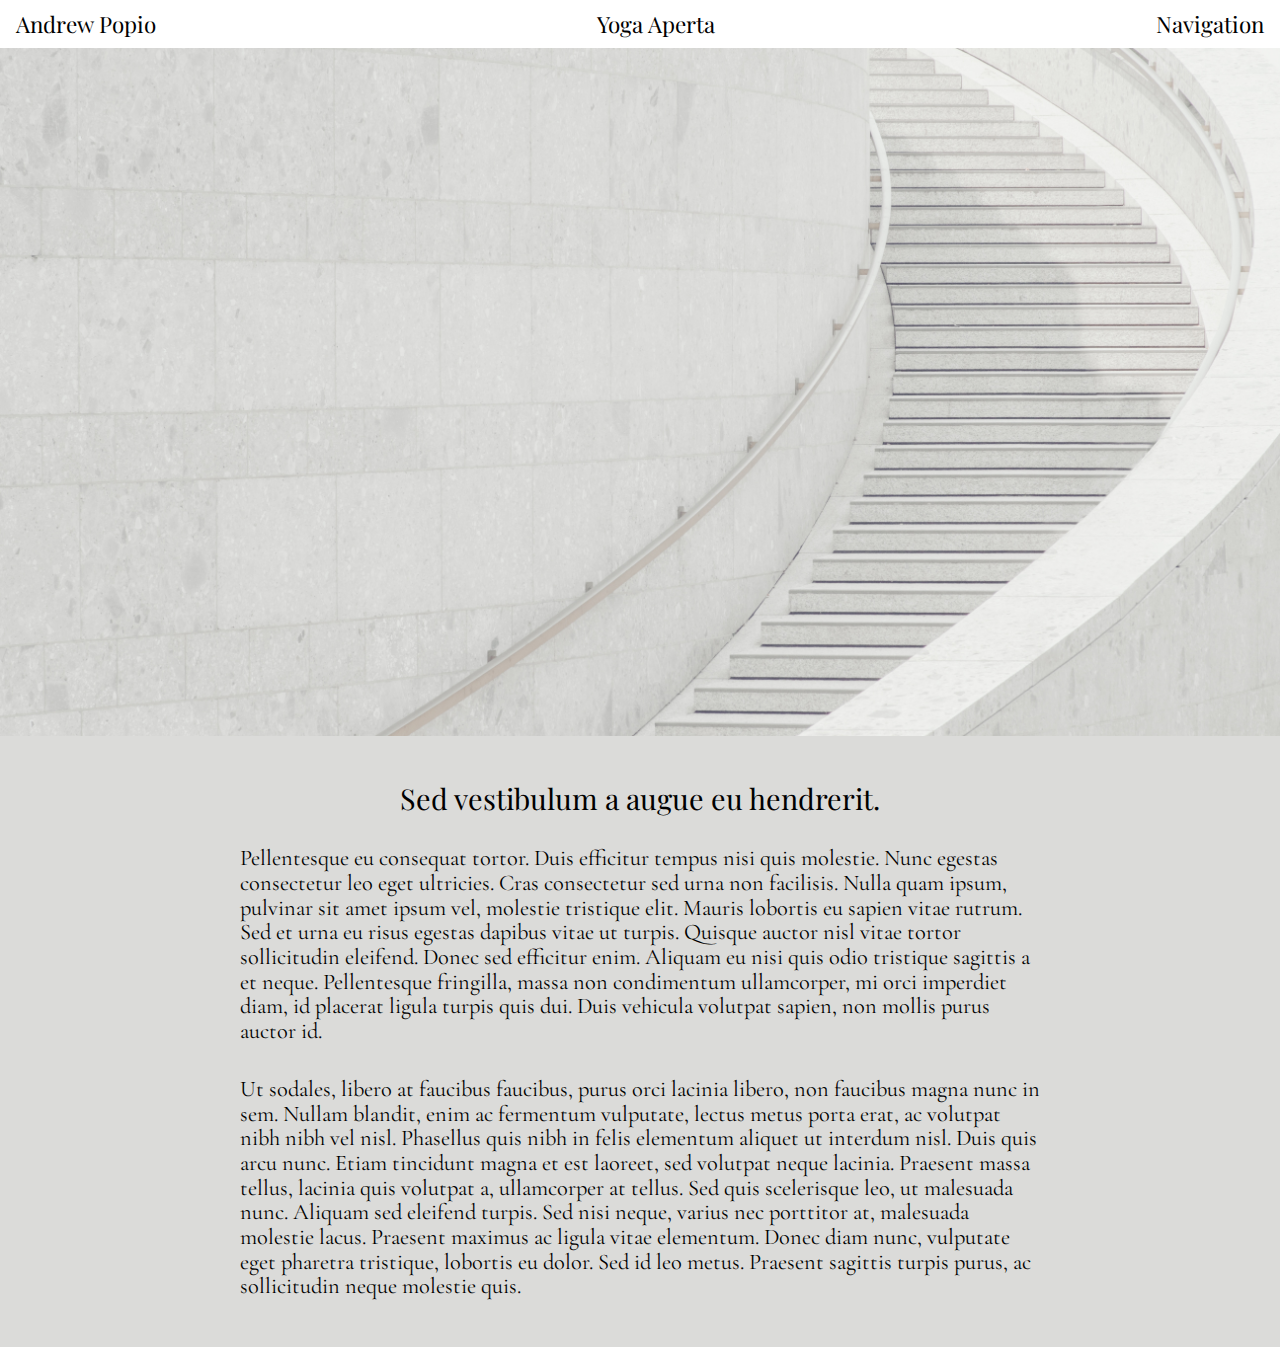
<file: assets/sites/oldfolio/project.html>
<!DOCTYPE html>
<html lang='en'>
  <head>
    <meta charset='utf-8'>
    <title>Portfolio | Andrew Popio</title>
    <link rel='stylesheet' href='reset.css'> <!--add reset to dir-->
    <link rel='stylesheet' href='styles.css'> <!--create stylesheet-->
    <link href="https://fonts.googleapis.com/css?family=Cormorant+Garamond:500|Playfair+Display" rel="stylesheet">
  </head>
  <body>
    <div class='page-background'>
      <div class='nav'>
        <ul>
          <div class='nav-nameplate'>
            <li>Andrew Popio</li>
          </div>
          <div class='nav-page-title'>
            <li>Yoga Aperta</li>
          </div>
          <div class='nav-dropdown'>
            <li class='nav-dropdown-button'>Navigation</li>
            <div class='nav-dropdown-content'>
              <a href='home.html'>Home</a>
              <a href='#'>Projects</a>
              <a href='#'>Contact</a>
            </div>
          </div>
        </ul>
      </div>
      <div class='hero-image'>
      </div>
      <div class='paragraph-text-box'>
        <h2>Sed vestibulum a augue eu hendrerit.</h2>
        <p>Pellentesque eu consequat tortor. Duis efficitur tempus nisi quis molestie. Nunc egestas consectetur leo eget ultricies. Cras consectetur sed urna non facilisis. Nulla quam ipsum, pulvinar sit amet ipsum vel, molestie tristique elit. Mauris lobortis eu sapien vitae rutrum. Sed et urna eu risus egestas dapibus vitae ut turpis. Quisque auctor nisl vitae tortor sollicitudin eleifend. Donec sed efficitur enim. Aliquam eu nisi quis odio tristique sagittis a et neque. Pellentesque fringilla, massa non condimentum ullamcorper, mi orci imperdiet diam, id placerat ligula turpis quis dui. Duis vehicula volutpat sapien, non mollis purus auctor id.</p>
        <p>Ut sodales, libero at faucibus faucibus, purus orci lacinia libero, non faucibus magna nunc in sem. Nullam blandit, enim ac fermentum vulputate, lectus metus porta erat, ac volutpat nibh nibh vel nisl. Phasellus quis nibh in felis elementum aliquet ut interdum nisl. Duis quis arcu nunc. Etiam tincidunt magna et est laoreet, sed volutpat neque lacinia. Praesent massa tellus, lacinia quis volutpat a, ullamcorper at tellus. Sed quis scelerisque leo, ut malesuada nunc. Aliquam sed eleifend turpis. Sed nisi neque, varius nec porttitor at, malesuada molestie lacus. Praesent maximus ac ligula vitae elementum. Donec diam nunc, vulputate eget pharetra tristique, lobortis eu dolor. Sed id leo metus. Praesent sagittis turpis purus, ac sollicitudin neque molestie quis.</p>
      </div>
    </div>
  </body>
</html>
</file>
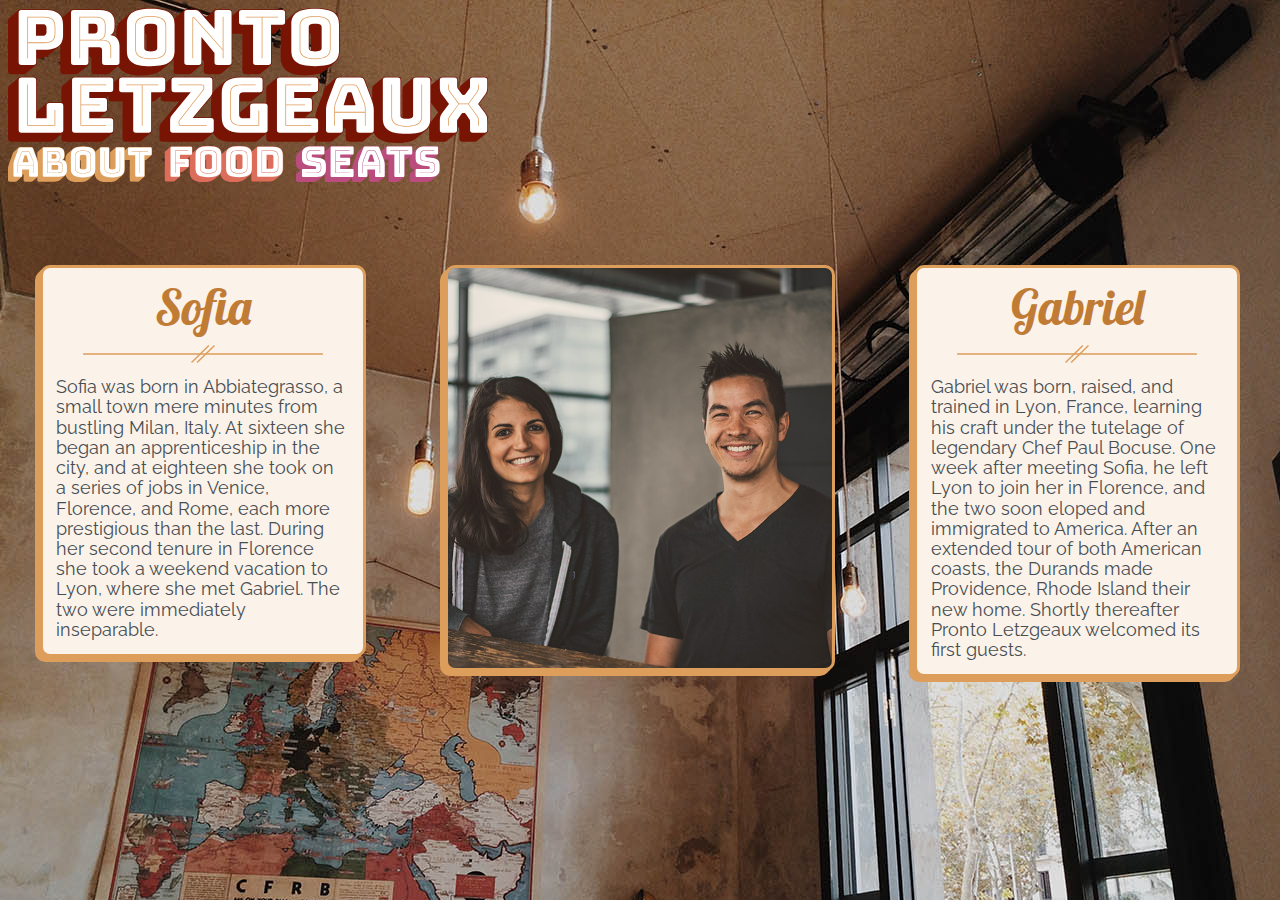
<file: assets/sites/pronto/about.html>
<!DOCTYPE html>
<html lang='en'>
  <head>
    <meta charset='utf-8'>
    <link href='reset.css' rel='stylesheet'>
    <link href='styles.css' rel='stylesheet'>
    <link href="https://fonts.googleapis.com/css?family=Lobster|Raleway" rel="stylesheet">
  </head>
  <body class='background' id='bgabout'>
    <div>
      <div id='topnav'>
        <div id='textlogo'>
          <a href='splash.html'><img src='img/logostacked.svg'></a>
        </div>
        <ul id='navbar'>
          <li><a href='about.html'><img src='img/about.svg'></a></li>
          <li><a href='food.html'><img src='img/food.svg'></a></li>
          <li><a href='seats.html'><img src='img/seats.svg'></a></li>
        </ul>
      </div>
      <div id='boxwrapper'>
        <div class='content contentabout'>
          <h1>Sofia</h1>
          <img src='img/aboutline.svg' class='line'>
          <p>Sofia was born in Abbiategrasso, a small town mere minutes from
            bustling Milan, Italy. At sixteen she began an apprenticeship in the
            city, and at eighteen she took on a series of jobs in Venice,
            Florence, and Rome, each more prestigious than the last.
            During her second tenure in Florence she took a weekend vacation to
            Lyon, where she met Gabriel. The two were immediately inseparable.</p>
        </div>
        <div class='content contentabout image' id='imageowners'></div>
        <div class='content contentabout'>
          <h1>Gabriel</h1>
          <img src='img/aboutline.svg' class='line'>
          <p>Gabriel was born, raised, and trained in Lyon, France, learning
            his craft under the tutelage of legendary Chef Paul Bocuse. One
            week after meeting Sofia, he left Lyon to join her in Florence, and
            the two soon eloped and immigrated to America. After an extended
            tour of both American coasts, the Durands made Providence, Rhode
            Island their new home. Shortly thereafter Pronto Letzgeaux
            welcomed its first guests.</p>
        </div>
      </div>
    </div>
  </body>
</html>
</file>
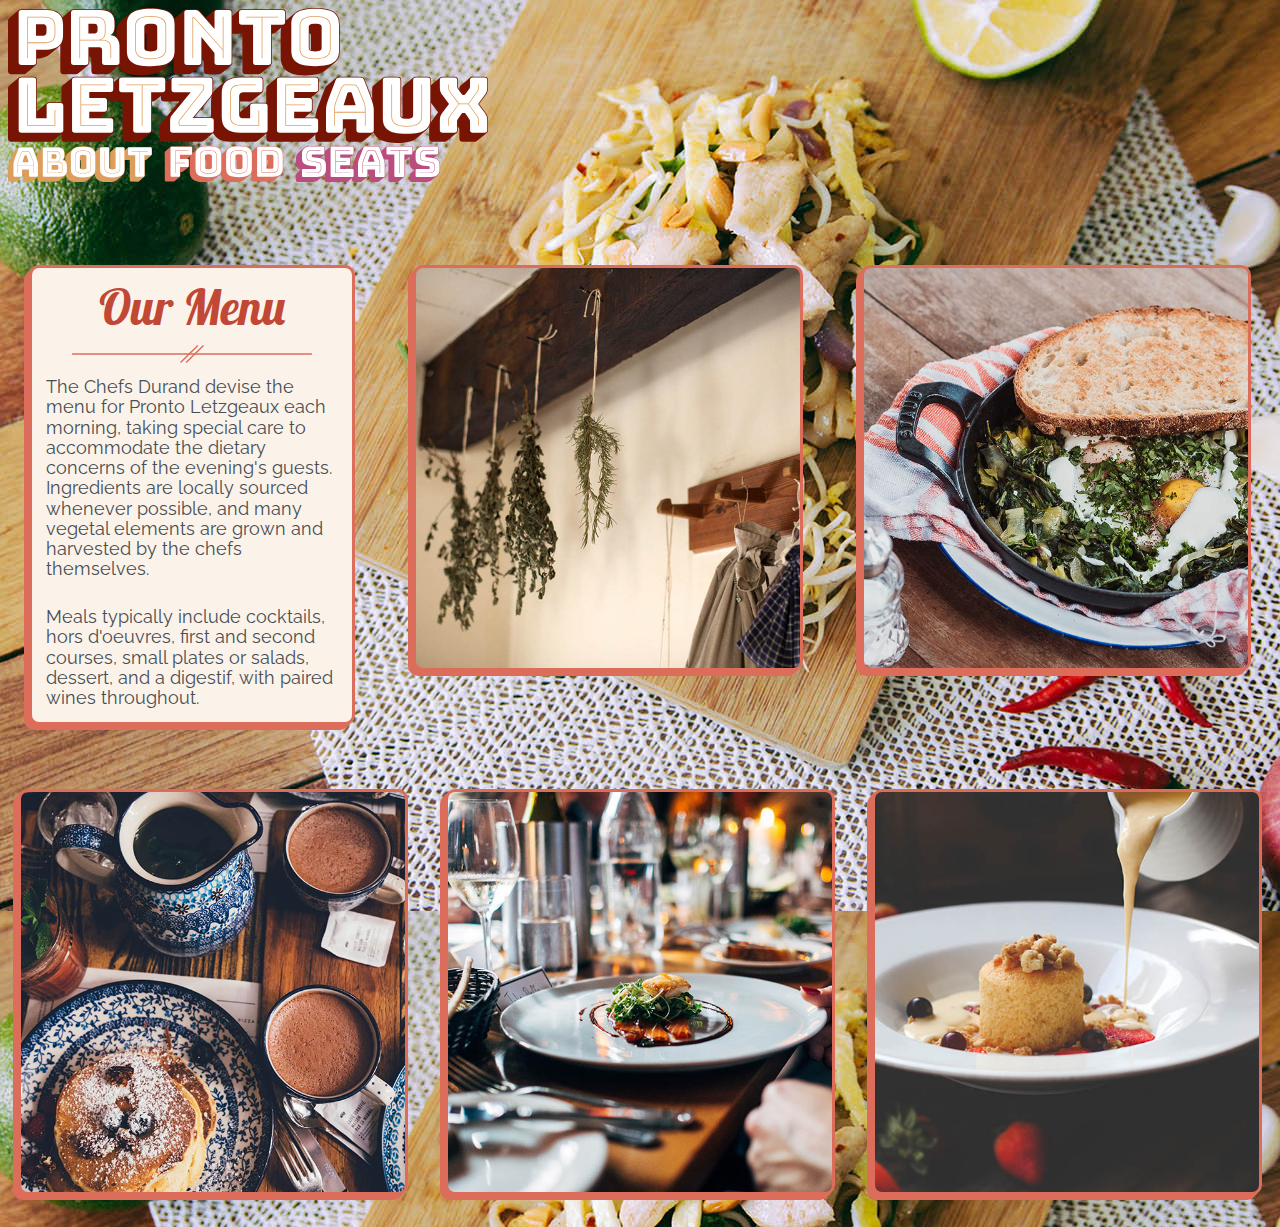
<file: assets/sites/pronto/food.html>
<!DOCTYPE html>
<html lang='en'>
  <head>
    <meta charset='utf-8'>
    <link href='reset.css' rel='stylesheet'>
    <link href='styles.css' rel='stylesheet'>
    <link href="https://fonts.googleapis.com/css?family=Lobster|Raleway" rel="stylesheet">
  </head>
  <body class='background' id='bgfood'>
    <div>
      <div id='topnav'>
        <div id='textlogo'>
          <a href='splash.html'><img src='img/logostacked.svg'></a>
        </div>
        <ul id='navbar'>
          <li><a href='about.html'><img src='img/about.svg'></a></li>
          <li><a href='food.html'><img src='img/food.svg'></a></li>
          <li><a href='seats.html'><img src='img/seats.svg'></a></li>
        </ul>
      </div>
      <div id='boxwrapper'>
        <div class='content contentfood' id='menuwrapper'>
          <h1>Our Menu</h1>
          <img src='img/foodline.svg' class='line'>
          <p>The Chefs Durand devise the menu for Pronto Letzgeaux each morning,
            taking special care to accommodate the dietary concerns of the
            evening's guests. Ingredients are locally sourced whenever possible,
            and many vegetal elements are grown and harvested by the chefs
            themselves.</p>
          <p>Meals typically include cocktails, hors d'oeuvres, first and second
            courses, small plates or salads, dessert, and a digestif, with paired
            wines throughout.</p>
        </div>
        <div class='content contentfood image' id='herbssmall'></div>
        <div class='content contentfood image' id='skilletsmall'></div>
        <div class='content contentfood image' id='dessertspreadsmall'></div>
        <div class='content contentfood image' id='miseenplacesmall'></div>
        <div class='content contentfood image' id='cakesaucesmall'></div>
      </div>
    <!--Build site without footer and see how it looks, but if a footer is
        necessary it'll go here-->
    </div>
  </body>
</html>
</file>
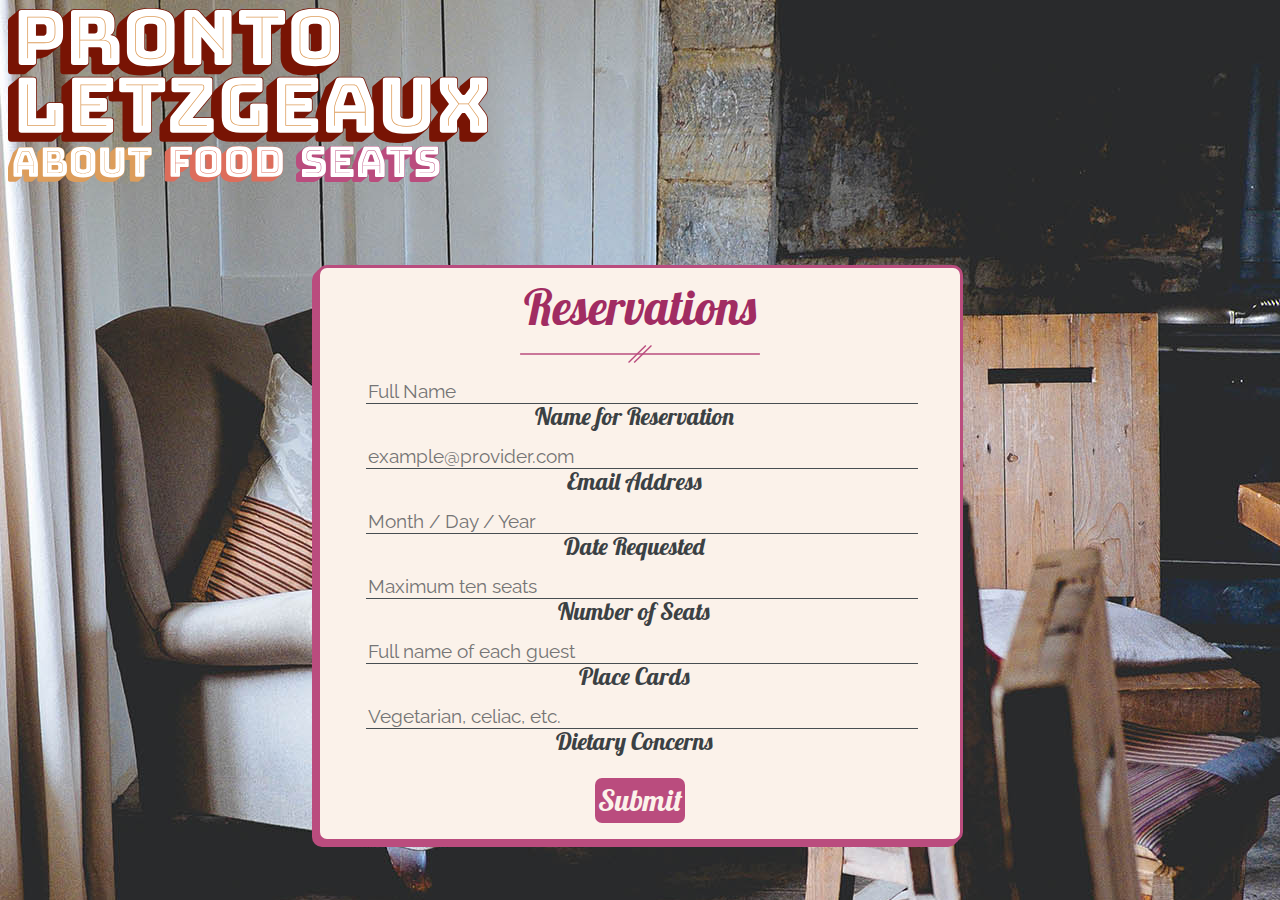
<file: assets/sites/pronto/seats.html>
<!DOCTYPE html>
<html lang='en'>
  <head>
    <meta charset='utf-8'>
    <link href='reset.css' rel='stylesheet'>
    <link href='styles.css' rel='stylesheet'>
    <link href="https://fonts.googleapis.com/css?family=Lobster|Raleway" rel="stylesheet">
  </head>
  <body class='background' id='bgseats'>
    <div>
      <div id='topnav'>
        <div id='textlogo'>
          <a href='splash.html'><img src='img/logostacked.svg'></a>
        </div>
        <ul id='navbar'>
          <li><a href='about.html'><img src='img/about.svg'></a></li>
          <li><a href='food.html'><img src='img/food.svg'></a></li>
          <li><a href='seats.html'><img src='img/seats.svg'></a></li>
        </ul>
      </div>
      <div id='boxwrapper'>
        <div class='content contentseats'> <!--Either build a normal HTML&CSS
                                               form or go really wild and do
                                               a JavaScript applet-->
          <h1>Reservations</h1>
          <img src='img/seatsline.svg' class='line'>
          <form id='reservations' method='post' action=''>
            <ul>
              <li class='formitem'>
                <input type='text' id='name' placeholder='Full Name'>
                <label for='name'>Name for Reservation</label>
              </li>
              <li class='formitem'>
                <input type='text' id='name' placeholder='example@provider.com'>
                <label for='name'>Email Address</label>
              </li>
              <li class='formitem'>
                <input type='email' id='email' placeholder='Month / Day / Year'>
                <label for='email'>Date Requested</label>
              </li>
              <li class='formitem'>
                <input type='tel' id='phone' placeholder='Maximum ten seats'>
                <label for='phone'>Number of Seats</label>
              </li>
              <li class='formitem'>
                <input type='text' id='subject' placeholder='Full name of each guest'>
                <label for='subject'>Place Cards</label>
              </li>
              <li class='formitem'>
                <input type='text' id='notes' placeholder='Vegetarian, celiac, etc.'>
                <label for='other notes'>Dietary Concerns</label>
              </li>
              <li>
                <button type='submit'><a href='#placeholder'>Submit</a></button>
              </li>
            </ul>
          </form>
        </div>
      </div>
    <!--Build site without footer and see how it looks, but if a footer is
        necessary it'll go here-->
    </div>
  </body>
</html>
</file>
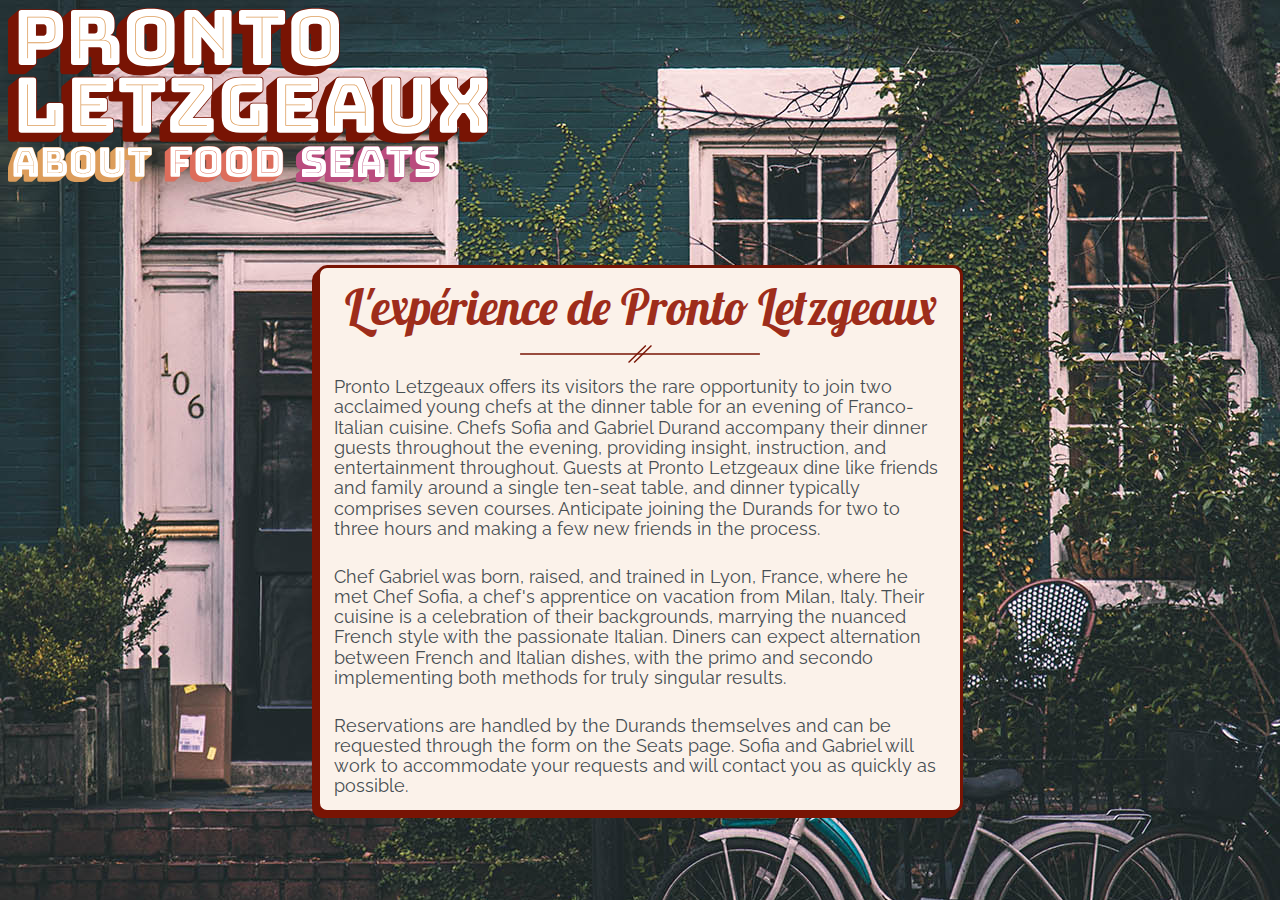
<file: assets/sites/pronto/splash.html>
<!DOCTYPE html>
<html lang='en'>
  <head>
    <meta charset='utf-8'>
    <link href='reset.css' rel='stylesheet'>
    <link href='styles.css' rel='stylesheet'>
    <link href="https://fonts.googleapis.com/css?family=Lobster|Raleway" rel="stylesheet">
  </head>
  <body class='background' id='bgsplash'>
    <div>
      <div id='topnav'>
        <div id='textlogo'>
          <a href='splash.html'><img src='img/logostacked.svg'></a>
        </div>
        <ul id='navbar'>
          <li><a href='about.html'><img src='img/about.svg'></a></li>
          <li><a href='food.html'><img src='img/food.svg'></a></li>
          <li><a href='seats.html'><img src='img/seats.svg'></a></li>
        </ul>
      </div>
      <div id='boxwrapper'>
        <div class='content contentsplash'>
          <h1>L'expérience de Pronto Letzgeaux</h1>
          <img src='img/splashline.svg' class='line'>
          <p>Pronto Letzgeaux offers its visitors the rare opportunity to
            join two acclaimed young chefs at the dinner table for an evening
            of Franco-Italian cuisine. Chefs Sofia and Gabriel Durand accompany
            their dinner guests throughout the evening, providing insight,
            instruction, and entertainment throughout. Guests at Pronto
            Letzgeaux dine like friends and family around a single ten-seat
            table, and dinner typically comprises seven courses. Anticipate
            joining the Durands for two to three hours and making a few new
            friends in the process.</p>
          <p>Chef Gabriel was born, raised, and trained in Lyon, France, where
            he met Chef Sofia, a chef's apprentice on vacation from Milan,
            Italy. Their cuisine is a celebration of their backgrounds,
            marrying the nuanced French style with the passionate Italian.
            Diners can expect alternation between French and Italian dishes,
            with the primo and secondo implementing both methods for truly
            singular results.</p>
          <p>Reservations are handled by the Durands themselves and can be
            requested through the form on the Seats page. Sofia and Gabriel
            will work to accommodate your requests and will contact you as
            quickly as possible.</p>
        </div>
      </div>
    </div>
  </body>
</html>
</file>
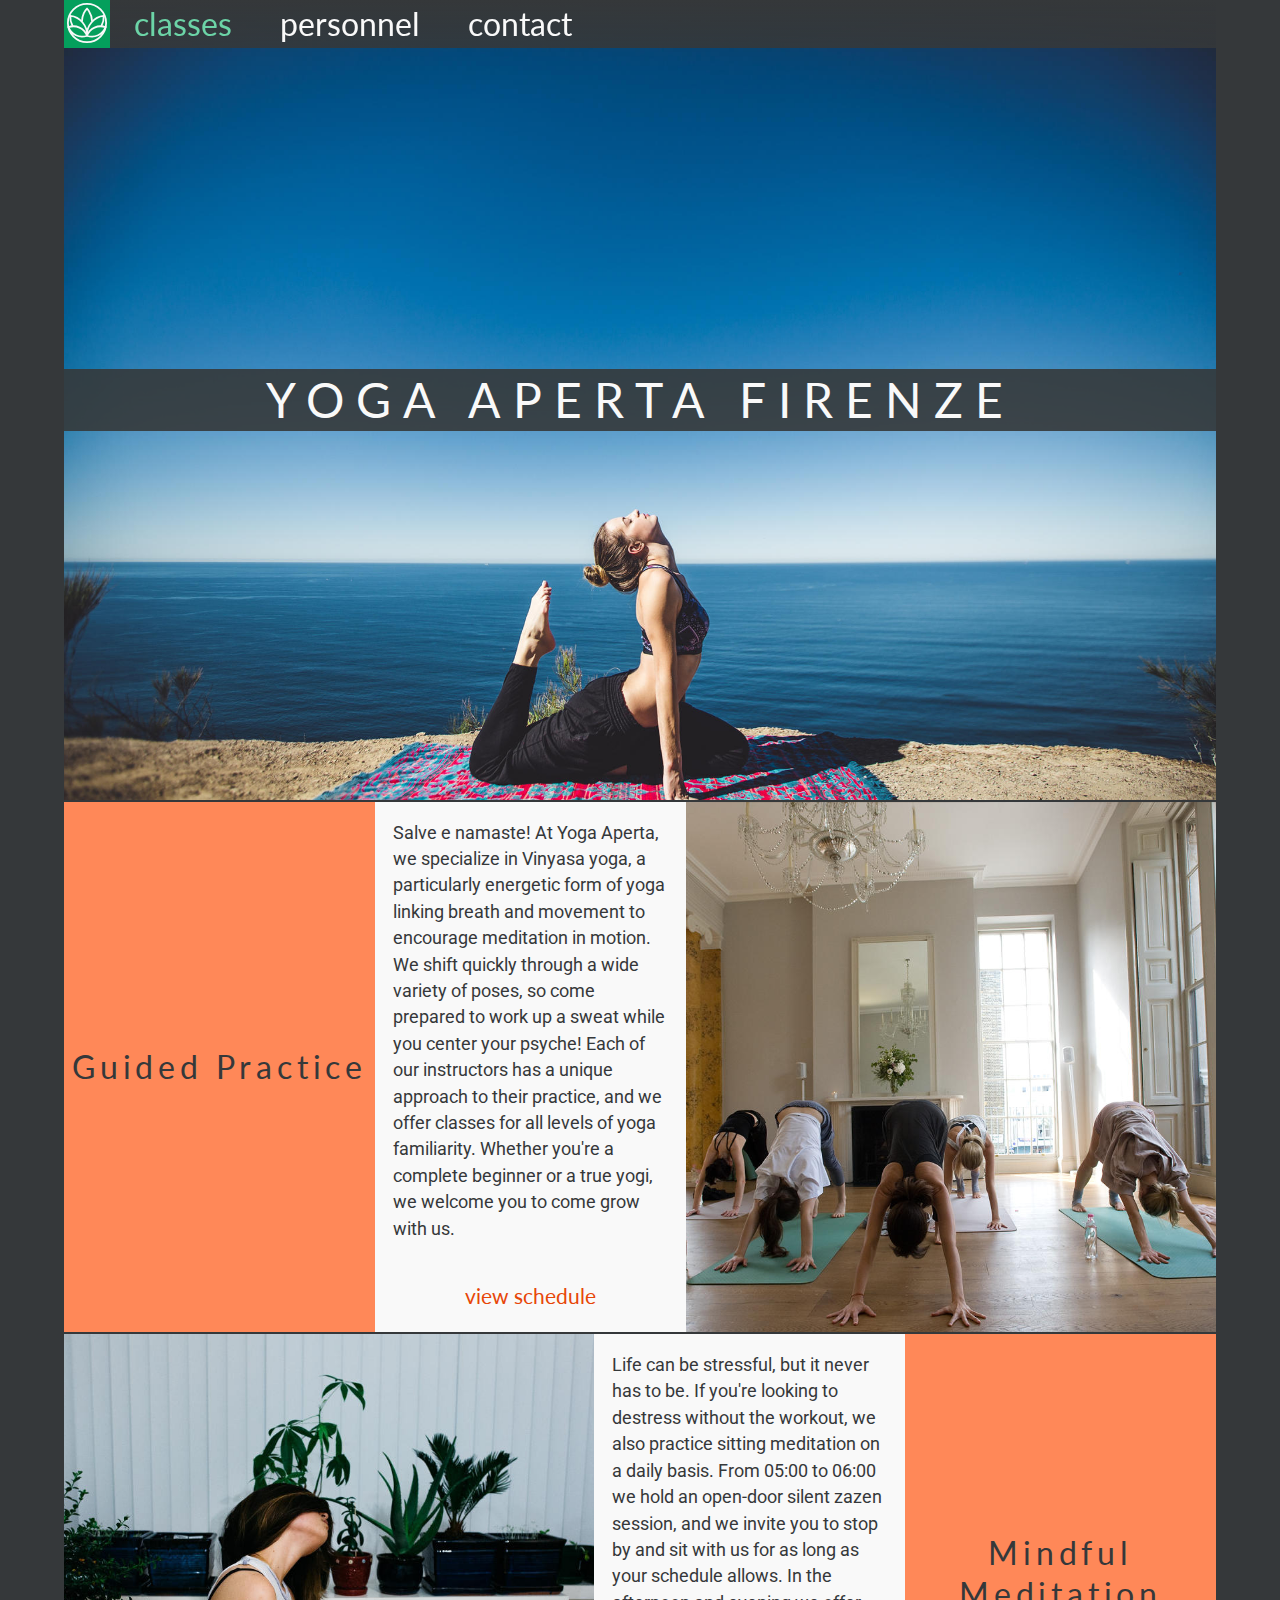
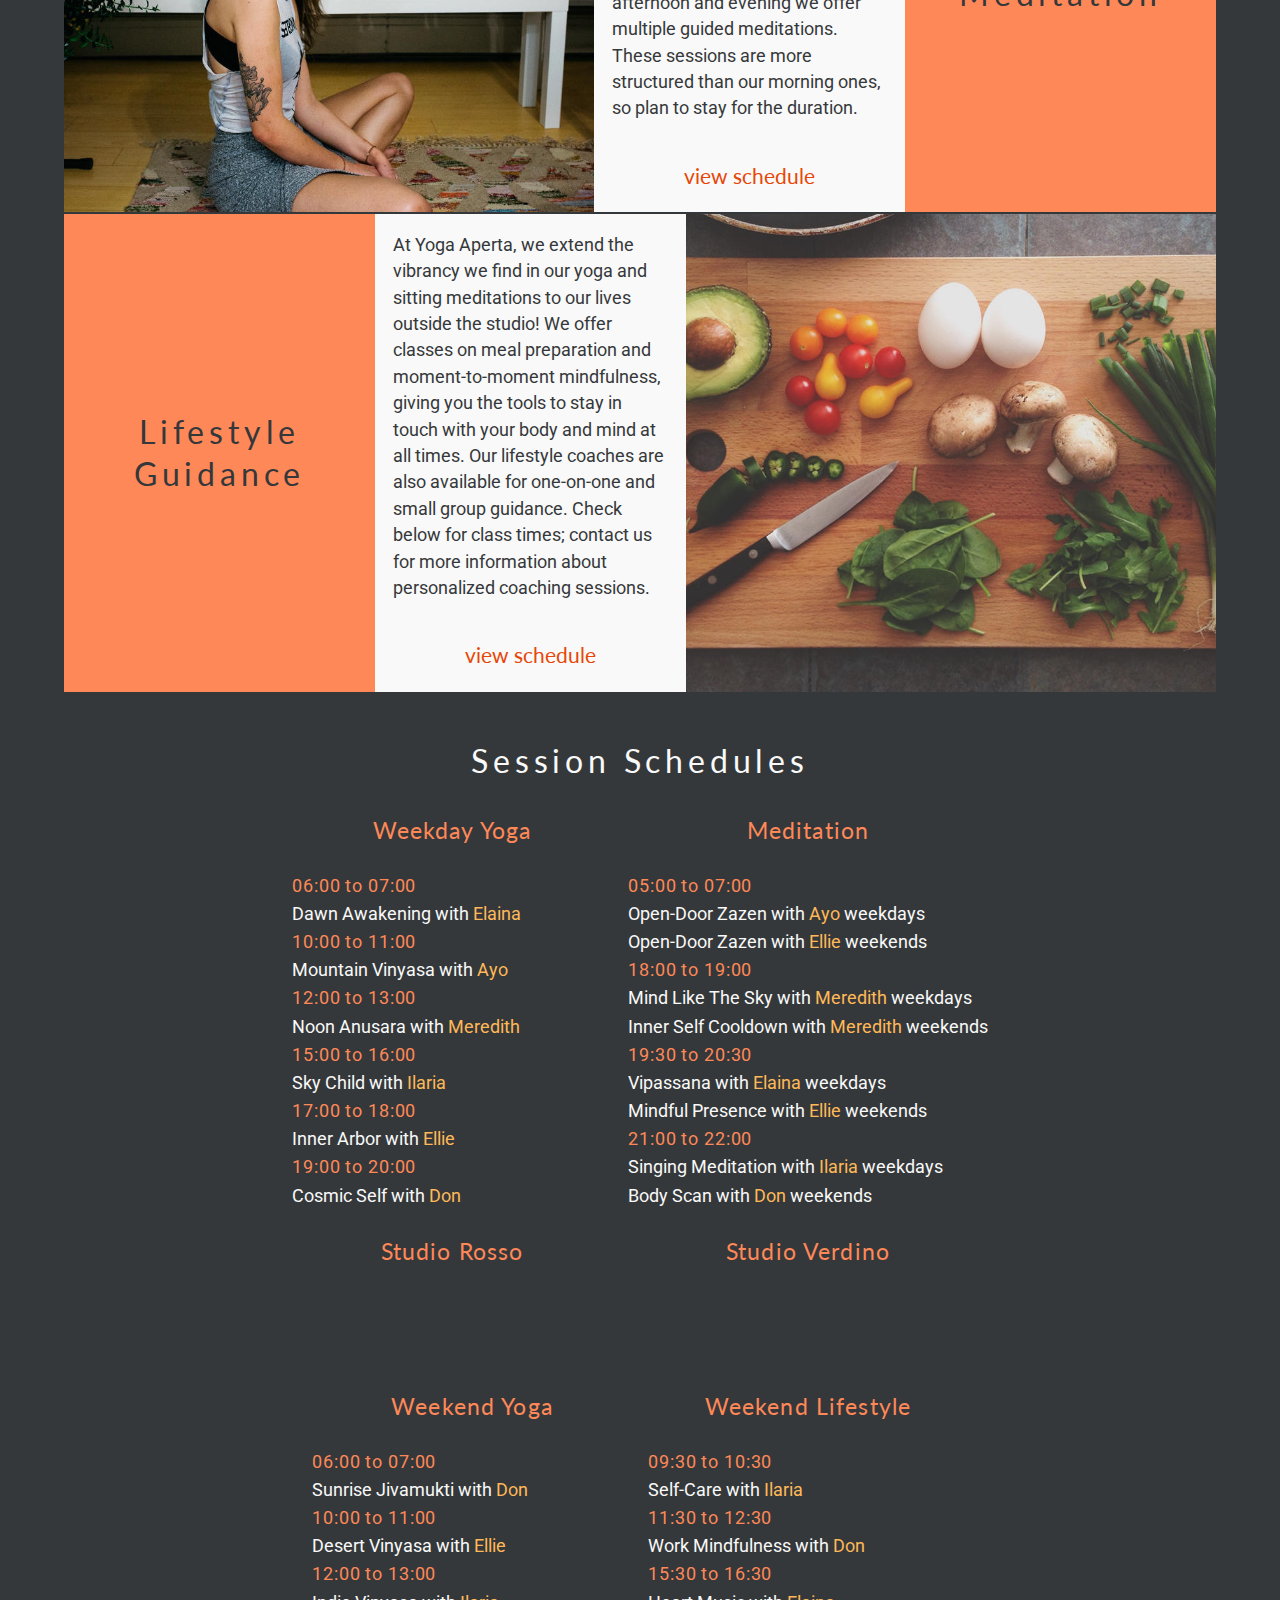
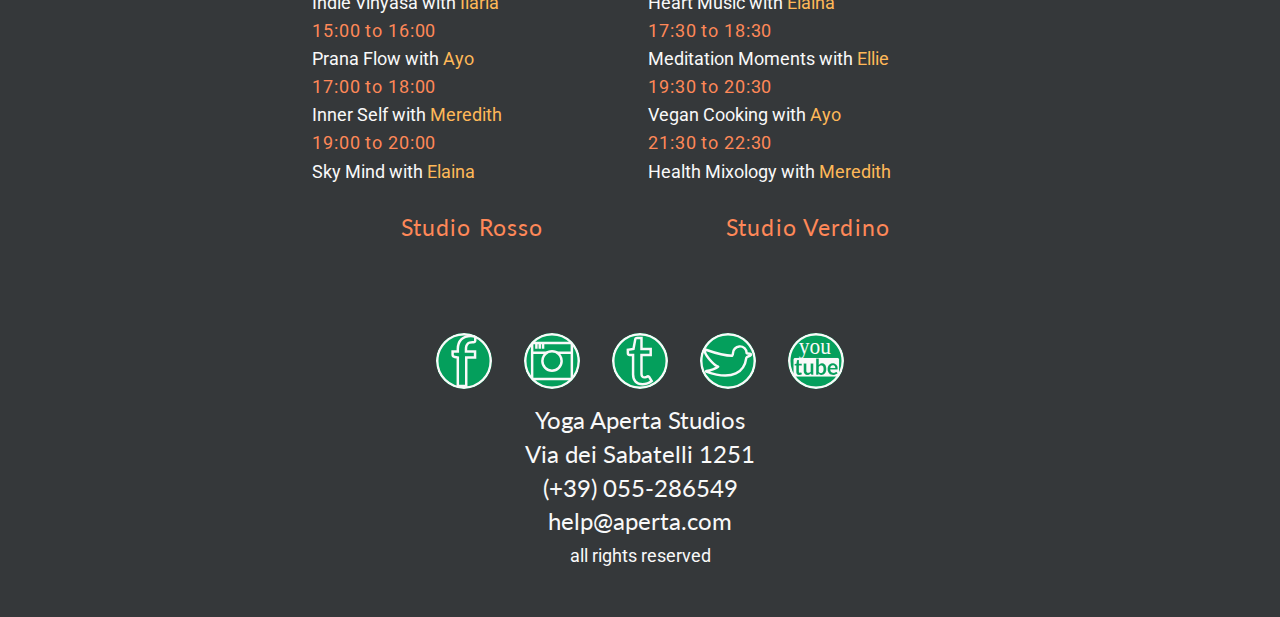
<file: assets/sites/yoga/classes.html>
<!DOCTYPE html>
<html lang='en'>
  <head>
    <meta charset='utf-8'>
    <title>Yoga Aperta | Classes</title>
    <link rel='stylesheet' href='reset.css'>
    <link rel='stylesheet' href='styles.css'>
    <link href='https://fonts.googleapis.com/css?family=Lato:300' rel='stylesheet'>
    <link href='https://fonts.googleapis.com/css?family=Roboto:300' rel='stylesheet'>
  </head>
  <body>
    <div>
      <ul id='topnav'>
        <li><a href='classes.html' id='title'><img src='img/apertalogo.svg' alt='Yoga Aperta Logo'></a></li>
        <li><a href='classes.html' class='button' id='active'>classes</a></li>
        <li><a href='personnel.html' class='button'>personnel</a></li>
        <li><a href='contact.html' class='button'>contact</a></li>
      </ul>
    </div>
    <div class='splash' id='splashoutdoor'>
      <div class='flavor'>
        <h1>YOGA APERTA FIRENZE</h1>
      </div>
    </div>
    <div class='grid'>
      <div class='content tilepop'>
        <h2>Guided Practice</h2>
      </div>
      <div class='content tiletext'>
        <p>Salve e namaste! At Yoga Aperta, we specialize in Vinyasa yoga,
           a particularly energetic form of yoga linking breath and movement
           to encourage meditation in motion. We shift quickly through a wide
           variety of poses, so come prepared to work up a sweat while you
           center your psyche! Each of our instructors has a unique approach to
           their practice, and we offer classes for all levels of yoga
           familiarity. Whether you're a complete beginner or a true yogi, we
           welcome you to come grow with us.</p>
        <p class='anchorlink'><a href='#classtimes'>view schedule</a></p>
      </div>
      <div class='content tileimg' id='imgclass'>
        <div class='imgtext'>
          <h2>Guided Practice</h2>
          <p>Salve e namaste! At Yoga Aperta, we specialize in Vinyasa yoga,
             a particularly energetic form of yoga linking breath and movement
             to encourage meditation in motion. We shift quickly through a wide
             variety of poses, so come prepared to work up a sweat while you
             center your psyche! Each of our instructors has a unique approach to
             their practice, and we offer classes for all levels of yoga
             familiarity. Whether you're a complete beginner or a true yogi, we
             welcome you to come grow with us.</p>
          <p class='anchorlink'><a href='#classtimes'>view schedule</a></p>
        </div>
      </div>
      <div class='content tileimg' id='imgmeditation'>
        <div class='imgtext'>
          <h2>Mindful Meditation</h2>
          <p>Life can be stressful, but it never has to be. If you're looking
               to destress without the workout, we also practice sitting meditation
               on a daily basis. From 05:00 to 06:00 we hold an open-door silent
               zazen session, and we invite you to stop by and sit with us for as long as your schedule
               allows. In the afternoon and evening we offer multiple guided
               meditations. These sessions are more structured than our morning
               ones, so plan to stay for the duration.</p>
          <p class='anchorlink'><a href='#classtimes'>view schedule</a></p>
        </div>
      </div>
      <div class='content tiletext'>
        <p>Life can be stressful, but it never has to be. If you're looking
             to destress without the workout, we also practice sitting meditation
             on a daily basis. From 05:00 to 06:00 we hold an open-door silent
             zazen session, and we invite you to stop by and sit with us for as long as your schedule
             allows. In the afternoon and evening we offer multiple guided
             meditations. These sessions are more structured than our morning
             ones, so plan to stay for the duration.</p>
        <p class='anchorlink'><a href='#classtimes'>view schedule</a></p>
      </div>
      <div class='content tilepop'>
        <h2>Mindful Meditation</h2>
        </div>
      <div class='content tilepop'>
        <h2>Lifestyle Guidance</h2>
      </div>
      <div class='content tiletext'>
        <p>At Yoga Aperta, we extend the vibrancy we find
           in our yoga and sitting meditations to our lives outside the
           studio! We offer  classes on meal preparation and
           moment-to-moment mindfulness, giving you the tools to stay in touch
           with your body and mind at all times. Our lifestyle coaches are also
           available for one-on-one and small group guidance. Check below for
           class times; contact us for more information about personalized
           coaching sessions.</p>
        <p class='anchorlink'><a href='#classtimes'>view schedule</a></p>
      </div>
      <div class='content tileimg' id='imgmealprep'>
        <div class='imgtext'>
          <h2>Lifestyle Guidance</h2>
          <p>At Yoga Aperta, we extend the vibrancy we find
             in our yoga and sitting meditations to our lives outside the
             studio! We offer  classes on meal preparation and
             moment-to-moment mindfulness, giving you the tools to stay in touch
             with your body and mind at all times. Our lifestyle coaches are also
             available for one-on-one and small group guidance. Check below for
             class times; contact us for more information about personalized
             coaching sessions.</p>
          <p class='anchorlink'><a href='#classtimes'>view schedule</a></p>
        </div>
      </div>
    </div>
    <div id='footer'>
      <a id='classtimes'></a>
      <h2>Session Schedules</h2>
      <div class='grid'>
        <div class='classlist'>
          <ol>
            <li class='listcategory'>Weekday Yoga</li>
            <li class='listtime'>06:00 to 07:00</li>
            <li>Dawn Awakening with <a href='personnel.html#elaina'>Elaina</a></li>
            <li class='listtime'>10:00 to 11:00</li>
            <li>Mountain Vinyasa with <a href='personnel.html#ayo'>Ayo</a></li>
            <li class='listtime'>12:00 to 13:00</li>
            <li>Noon Anusara with <a href='personnel.html#ilaria'>Meredith</a></li>
            <li class='listtime'>15:00 to 16:00</li>
            <li>Sky Child with <a href='personnel.html#ilaria'>Ilaria</a></li>
            <li class='listtime'>17:00 to 18:00</li>
            <li>Inner Arbor with <a href='personnel.html#ellie'>Ellie</a></li>
            <li class='listtime'>19:00 to 20:00</li>
            <li>Cosmic Self with <a href='personnel.html#don'>Don</a></li>
            <li class='listcategory'>Studio Rosso</li>
          </ol>
        </div>
        <div class='classlist'>
          <ol>
            <li class='listcategory'>Meditation</li>
            <li class='listtime'>05:00 to 07:00</li>
            <li>Open-Door Zazen with <a href='personnel.html#ayo'>Ayo</a> weekdays</li>
            <li>Open-Door Zazen with <a href='personnel.html#ellie'>Ellie</a> weekends</li>
            <li class='listtime'>18:00 to 19:00</li>
            <li>Mind Like The Sky with <a href='personnel.html#meredith'>Meredith</a> weekdays</li>
            <li>Inner Self Cooldown with <a href='personnel.html#meredith'>Meredith</a> weekends</li>
            <li class='listtime'>19:30 to 20:30</li>
            <li>Vipassana with <a href='personnel.html#elaina'>Elaina</a> weekdays</li>
            <li>Mindful Presence with <a href='personnel.html#ellie'>Ellie</a> weekends</li>
            <li class='listtime'>21:00 to 22:00</li>
            <li>Singing Meditation with <a href='personnel.html#ilaria'>Ilaria</a> weekdays</li>
            <li>Body Scan with <a href='personnel.html#don'>Don</a> weekends</li>
            <li class='listcategory'>Studio Verdino</li>
          </ol>
        </div>
        <div class='classlist'>
          <ol>
            <li class='listcategory'>Weekend Yoga</li>
            <li class='listtime'>06:00 to 07:00</li>
            <li>Sunrise Jivamukti with <a href='personnel.html#don'>Don</a></li>
            <li class='listtime'>10:00 to 11:00</li>
            <li>Desert Vinyasa with <a href='personnel.html#ellie'>Ellie</a></li>
            <li class='listtime'>12:00 to 13:00</li>
            <li>Indie Vinyasa with <a href='personnel.html#ilaria'>Ilaria</a></li>
            <li class='listtime'>15:00 to 16:00</li>
            <li>Prana Flow with <a href='personnel.html#ayo'>Ayo</a></li>
            <li class='listtime'>17:00 to 18:00</li>
            <li>Inner Self with <a href='personnel.html#ilaria'>Meredith</a></li>
            <li class='listtime'>19:00 to 20:00</li>
            <li>Sky Mind with <a href='personnel.html#elaina'>Elaina</a></li>
            <li class='listcategory'>Studio Rosso</li>
          </ol>
        </div>
        <div class='classlist'>
          <ol>
            <li class='listcategory'>Weekend Lifestyle</li>
            <li class='listtime'>09:30 to 10:30</li>
            <li>Self-Care with <a href='personnel.html#ilaria'>Ilaria</a></li>
            <li class='listtime'>11:30 to 12:30</li>
            <li>Work Mindfulness with <a href='personnel.html#don'>Don</a></li>
            <li class='listtime'>15:30 to 16:30</li>
            <li>Heart Music with <a href='personnel.html#elaina'>Elaina</a></li>
            <li class='listtime'>17:30 to 18:30</li>
            <li>Meditation Moments with <a href='personnel.html#ellie'>Ellie</a></li>
            <li class='listtime'>19:30 to 20:30</li>
            <li>Vegan Cooking with <a href='personnel.html#ayo'>Ayo</a></li>
            <li class='listtime'>21:30 to 22:30</li>
            <li>Health Mixology with <a href='personnel.html#ilaria'>Meredith</a></li>
            <li class='listcategory'>Studio Verdino</li>
          </ol>
        </div>
      </div>
      <div id='socialbar'>
        <a id='placeholder'></a>
        <ul>
          <li>
            <a href='#placeholder' class='socialbutton'>
              <img src='img/apertafacebook.svg' alt='Facebook Button'>
            </a>
          </li>
          <li>
            <a href='#placeholder' class='socialbutton'>
              <img src='img/apertainstagram.svg' alt='Instagram Button'>
            </a>
          </li>
          <li>
            <a href='#placeholder' class='socialbutton'>
              <img src='img/apertatumblr.svg' alt='Tumblr Button'>
            </a>
          </li>
          <li>
            <a href='#placeholder' class='socialbutton'>
              <img src='img/apertatwitter.svg' alt='Twitter Button'>
            </a>
          </li>
          <li>
            <a href='#placeholder' class='socialbutton'>
              <img src='img/apertayoutube.svg' alt='YouTube Button'>
            </a>
          </li>
        </ul>
      </div>
      <h3>Yoga Aperta Studios</h3>
      <h3>Via dei Sabatelli 1251</h3>
      <h3>(+39) 055-286549</h3>
      <h3>help@aperta.com</h3>
      <p>all rights reserved</p>
    </div>
  </body>
</html>
</file>
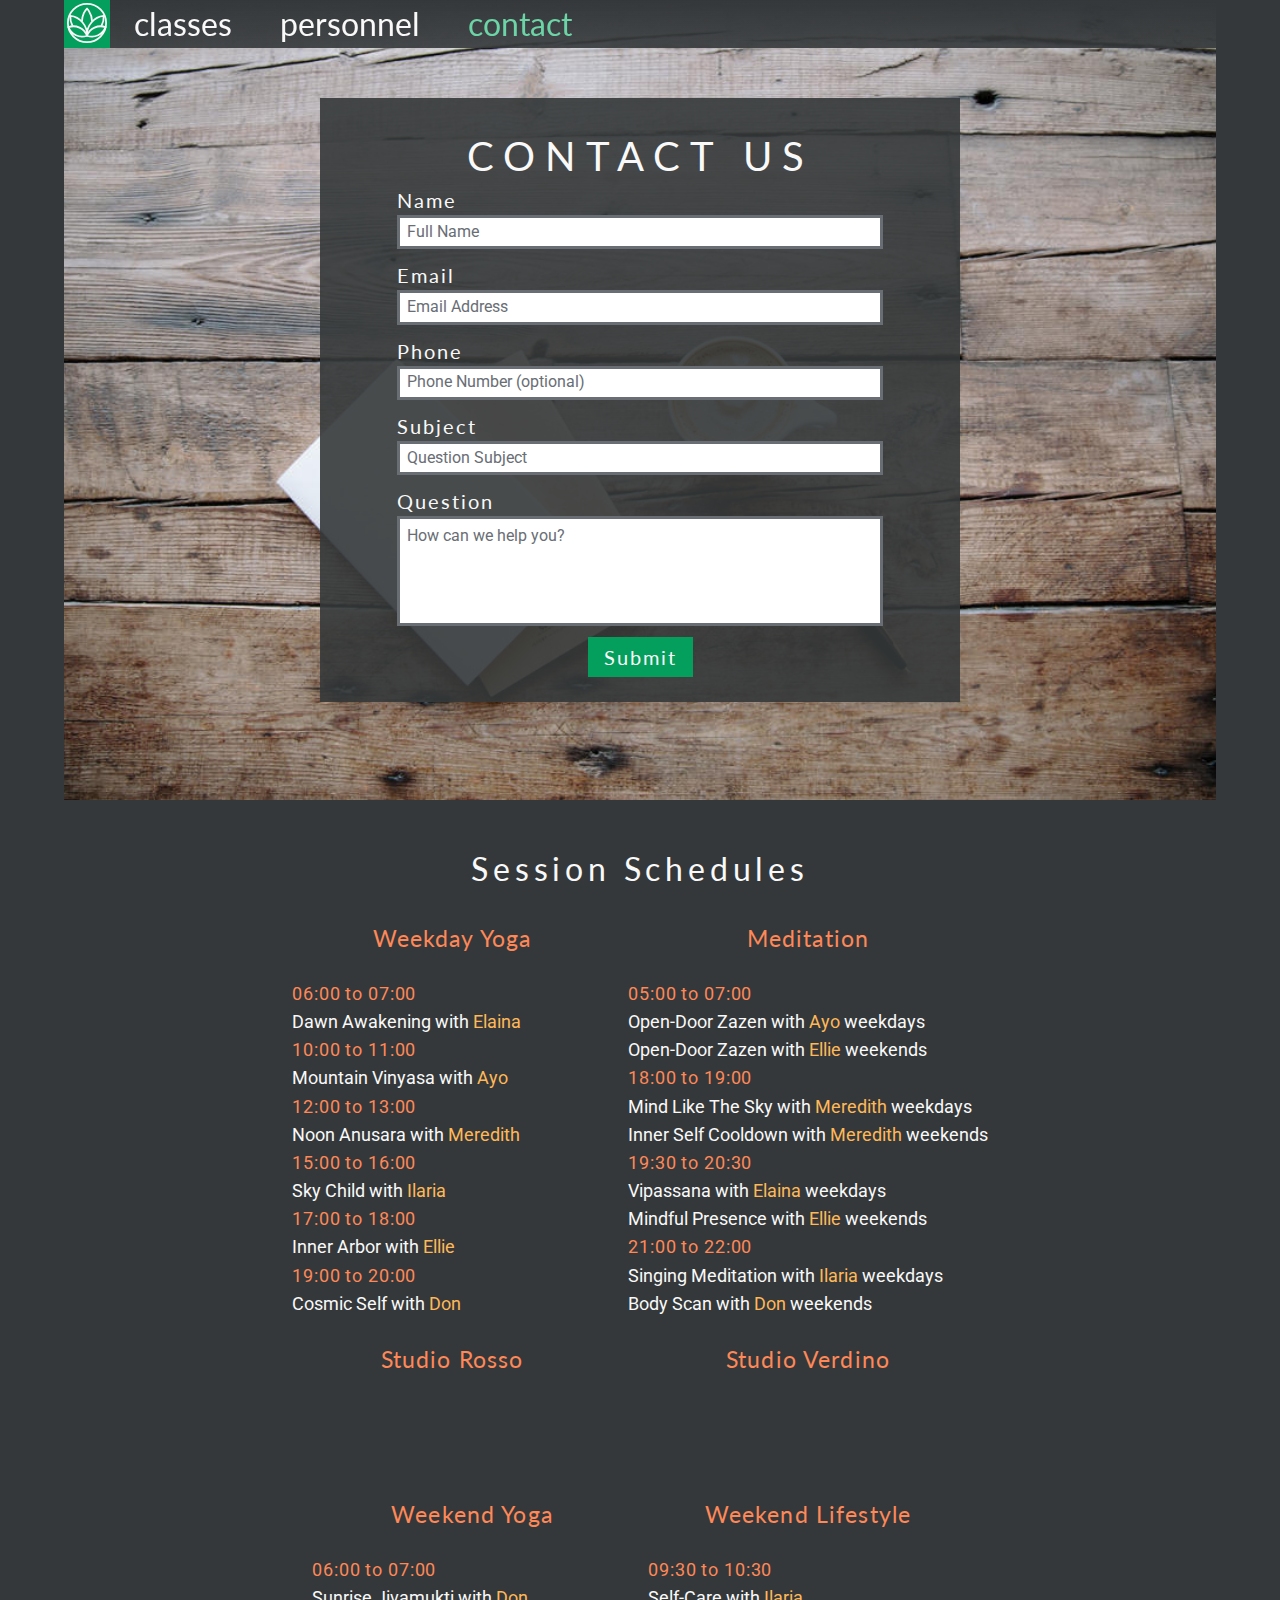
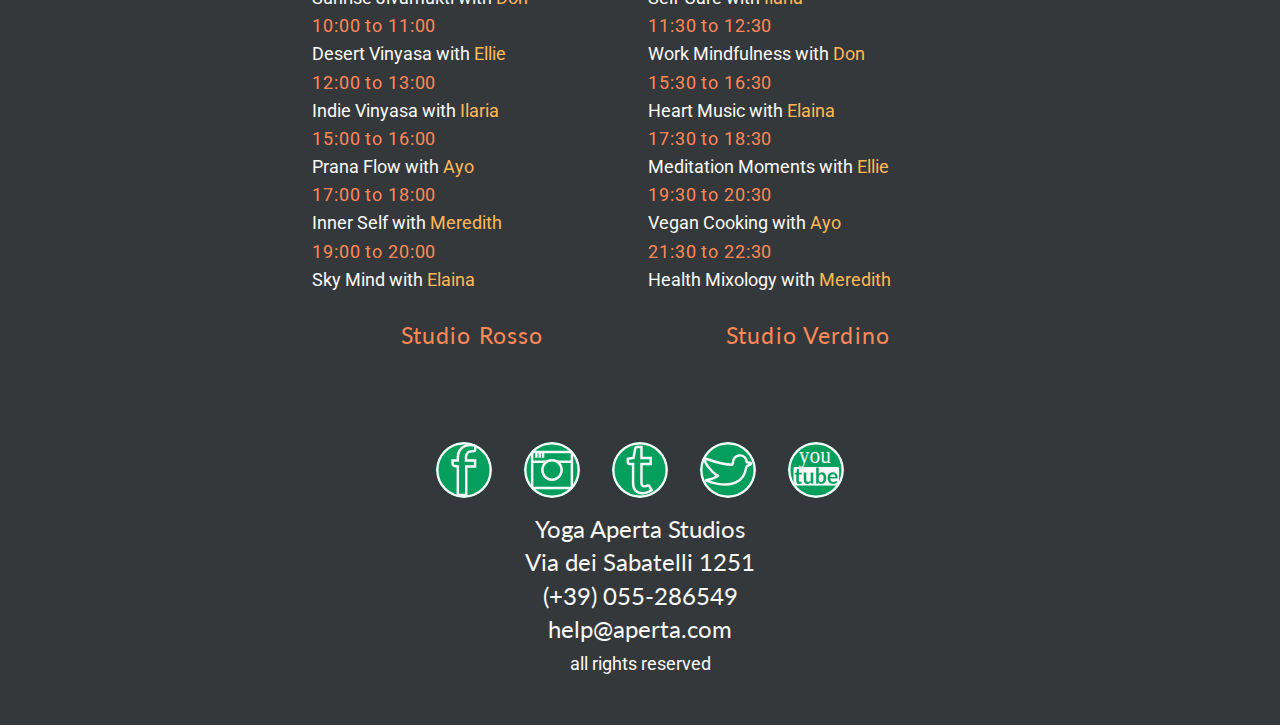
<file: assets/sites/yoga/contact.html>
<!DOCTYPE html>
<html>
  <head>
    <meta charset='utf-8'>
    <title>Yoga Aperta | Contact</title>
    <link rel='stylesheet' href='reset.css'>
    <link rel='stylesheet' href='styles.css'>
    <link href='https://fonts.googleapis.com/css?family=Lato:300' rel='stylesheet'>
    <link href='https://fonts.googleapis.com/css?family=Roboto:300' rel='stylesheet'>
  </head>
  <body>
    <div>
      <ul id='topnav'>
        <li><a href='classes.html' id='title'><img src='img/apertalogo.svg' alt='Yoga Aperta Logo'></a></li>
        <li><a href='classes.html' class='button'>classes</a></li>
        <li><a href='personnel.html' class='button'>personnel</a></li>
        <li><a href='contact.html' class='button' id='active'>contact</a></li>
      </ul>
    </div>
    <a id='submit'></a>
    <div class='splash' id='splashhandwritten'>
      <div class='flavor' id='flavorcontact'>
        <h1>CONTACT US</h1>
      </div>
      <form id='contactform' method='post' action=''>
        <ul>
          <li class='formitem'>
            <label for='name'>Name</label>
            <input type='text' id='name' placeholder='Full Name'>
          </li>
          <li class='formitem'>
            <label for='email'>Email</label>
            <input type='email' id='email' placeholder='Email Address'>
          </li>
          <li class='formitem'>
            <label for='phone'>Phone</label>
            <input type='tel' id='phone' placeholder='Phone Number (optional)'>
          </li>
          <li class='formitem'>
            <label for='subject'>Subject</label>
            <input type='text' id='subject' placeholder='Question Subject'>
          </li>
          <li class='formitem'>
            <label for='message'>Question</label>
            <textarea rows='6' id='message' placeholder='How can we help you?'></textarea>
          </li>
          <li>
            <button type='submit'><a href='#submit'>Submit</a></button>
          </li>
        </ul>
      </form>
      <!-- Note to self: Because this is a dummy form, some elements do not
      adhere to standards; the goal here was "form" rather than function.
      Follow standards when creating an actual form! -->
    </div>
    <div id='footer'>
      <a id='classtimes'></a>
      <h2>Session Schedules</h2>
      <div class='grid'>
        <div class='classlist'>
          <ol>
            <li class='listcategory'>Weekday Yoga</li>
            <li class='listtime'>06:00 to 07:00</li>
            <li>Dawn Awakening with <a href='personnel.html#elaina'>Elaina</a></li>
            <li class='listtime'>10:00 to 11:00</li>
            <li>Mountain Vinyasa with <a href='personnel.html#ayo'>Ayo</a></li>
            <li class='listtime'>12:00 to 13:00</li>
            <li>Noon Anusara with <a href='personnel.html#ilaria'>Meredith</a></li>
            <li class='listtime'>15:00 to 16:00</li>
            <li>Sky Child with <a href='personnel.html#ilaria'>Ilaria</a></li>
            <li class='listtime'>17:00 to 18:00</li>
            <li>Inner Arbor with <a href='personnel.html#ellie'>Ellie</a></li>
            <li class='listtime'>19:00 to 20:00</li>
            <li>Cosmic Self with <a href='personnel.html#don'>Don</a></li>
            <li class='listcategory'>Studio Rosso</li>
          </ol>
        </div>
        <div class='classlist'>
          <ol>
            <li class='listcategory'>Meditation</li>
            <li class='listtime'>05:00 to 07:00</li>
            <li>Open-Door Zazen with <a href='personnel.html#ayo'>Ayo</a> weekdays</li>
            <li>Open-Door Zazen with <a href='personnel.html#ellie'>Ellie</a> weekends</li>
            <li class='listtime'>18:00 to 19:00</li>
            <li>Mind Like The Sky with <a href='personnel.html#meredith'>Meredith</a> weekdays</li>
            <li>Inner Self Cooldown with <a href='personnel.html#meredith'>Meredith</a> weekends</li>
            <li class='listtime'>19:30 to 20:30</li>
            <li>Vipassana with <a href='personnel.html#elaina'>Elaina</a> weekdays</li>
            <li>Mindful Presence with <a href='personnel.html#ellie'>Ellie</a> weekends</li>
            <li class='listtime'>21:00 to 22:00</li>
            <li>Singing Meditation with <a href='personnel.html#ilaria'>Ilaria</a> weekdays</li>
            <li>Body Scan with <a href='personnel.html#don'>Don</a> weekends</li>
            <li class='listcategory'>Studio Verdino</li>
          </ol>
        </div>
        <div class='classlist'>
          <ol>
            <li class='listcategory'>Weekend Yoga</li>
            <li class='listtime'>06:00 to 07:00</li>
            <li>Sunrise Jivamukti with <a href='personnel.html#don'>Don</a></li>
            <li class='listtime'>10:00 to 11:00</li>
            <li>Desert Vinyasa with <a href='personnel.html#ellie'>Ellie</a></li>
            <li class='listtime'>12:00 to 13:00</li>
            <li>Indie Vinyasa with <a href='personnel.html#ilaria'>Ilaria</a></li>
            <li class='listtime'>15:00 to 16:00</li>
            <li>Prana Flow with <a href='personnel.html#ayo'>Ayo</a></li>
            <li class='listtime'>17:00 to 18:00</li>
            <li>Inner Self with <a href='personnel.html#ilaria'>Meredith</a></li>
            <li class='listtime'>19:00 to 20:00</li>
            <li>Sky Mind with <a href='personnel.html#elaina'>Elaina</a></li>
            <li class='listcategory'>Studio Rosso</li>
          </ol>
        </div>
        <div class='classlist'>
          <ol>
            <li class='listcategory'>Weekend Lifestyle</li>
            <li class='listtime'>09:30 to 10:30</li>
            <li>Self-Care with <a href='personnel.html#ilaria'>Ilaria</a></li>
            <li class='listtime'>11:30 to 12:30</li>
            <li>Work Mindfulness with <a href='personnel.html#don'>Don</a></li>
            <li class='listtime'>15:30 to 16:30</li>
            <li>Heart Music with <a href='personnel.html#elaina'>Elaina</a></li>
            <li class='listtime'>17:30 to 18:30</li>
            <li>Meditation Moments with <a href='personnel.html#ellie'>Ellie</a></li>
            <li class='listtime'>19:30 to 20:30</li>
            <li>Vegan Cooking with <a href='personnel.html#ayo'>Ayo</a></li>
            <li class='listtime'>21:30 to 22:30</li>
            <li>Health Mixology with <a href='personnel.html#ilaria'>Meredith</a></li>
            <li class='listcategory'>Studio Verdino</li>
          </ol>
        </div>
      </div>
      <div id='socialbar'>
        <a id='placeholder'></a>
        <ul>
          <li>
            <a href='#placeholder' class='socialbutton'>
              <img src='img/apertafacebook.svg' alt='Facebook Button'>
            </a>
          </li>
          <li>
            <a href='#placeholder' class='socialbutton'>
              <img src='img/apertainstagram.svg' alt='Instagram Button'>
            </a>
          </li>
          <li>
            <a href='#placeholder' class='socialbutton'>
              <img src='img/apertatumblr.svg' alt='Tumblr Button'>
            </a>
          </li>
          <li>
            <a href='#placeholder' class='socialbutton'>
              <img src='img/apertatwitter.svg' alt='Twitter Button'>
            </a>
          </li>
          <li>
            <a href='#placeholder' class='socialbutton'>
              <img src='img/apertayoutube.svg' alt='YouTube Button'>
            </a>
          </li>
        </ul>
      </div>
      <h3>Yoga Aperta Studios</h3>
      <h3>Via dei Sabatelli 1251</h3>
      <h3>(+39) 055-286549</h3>
      <h3>help@aperta.com</h3>
      <p>all rights reserved</p>
    </div>
  </body>
</html>
</file>
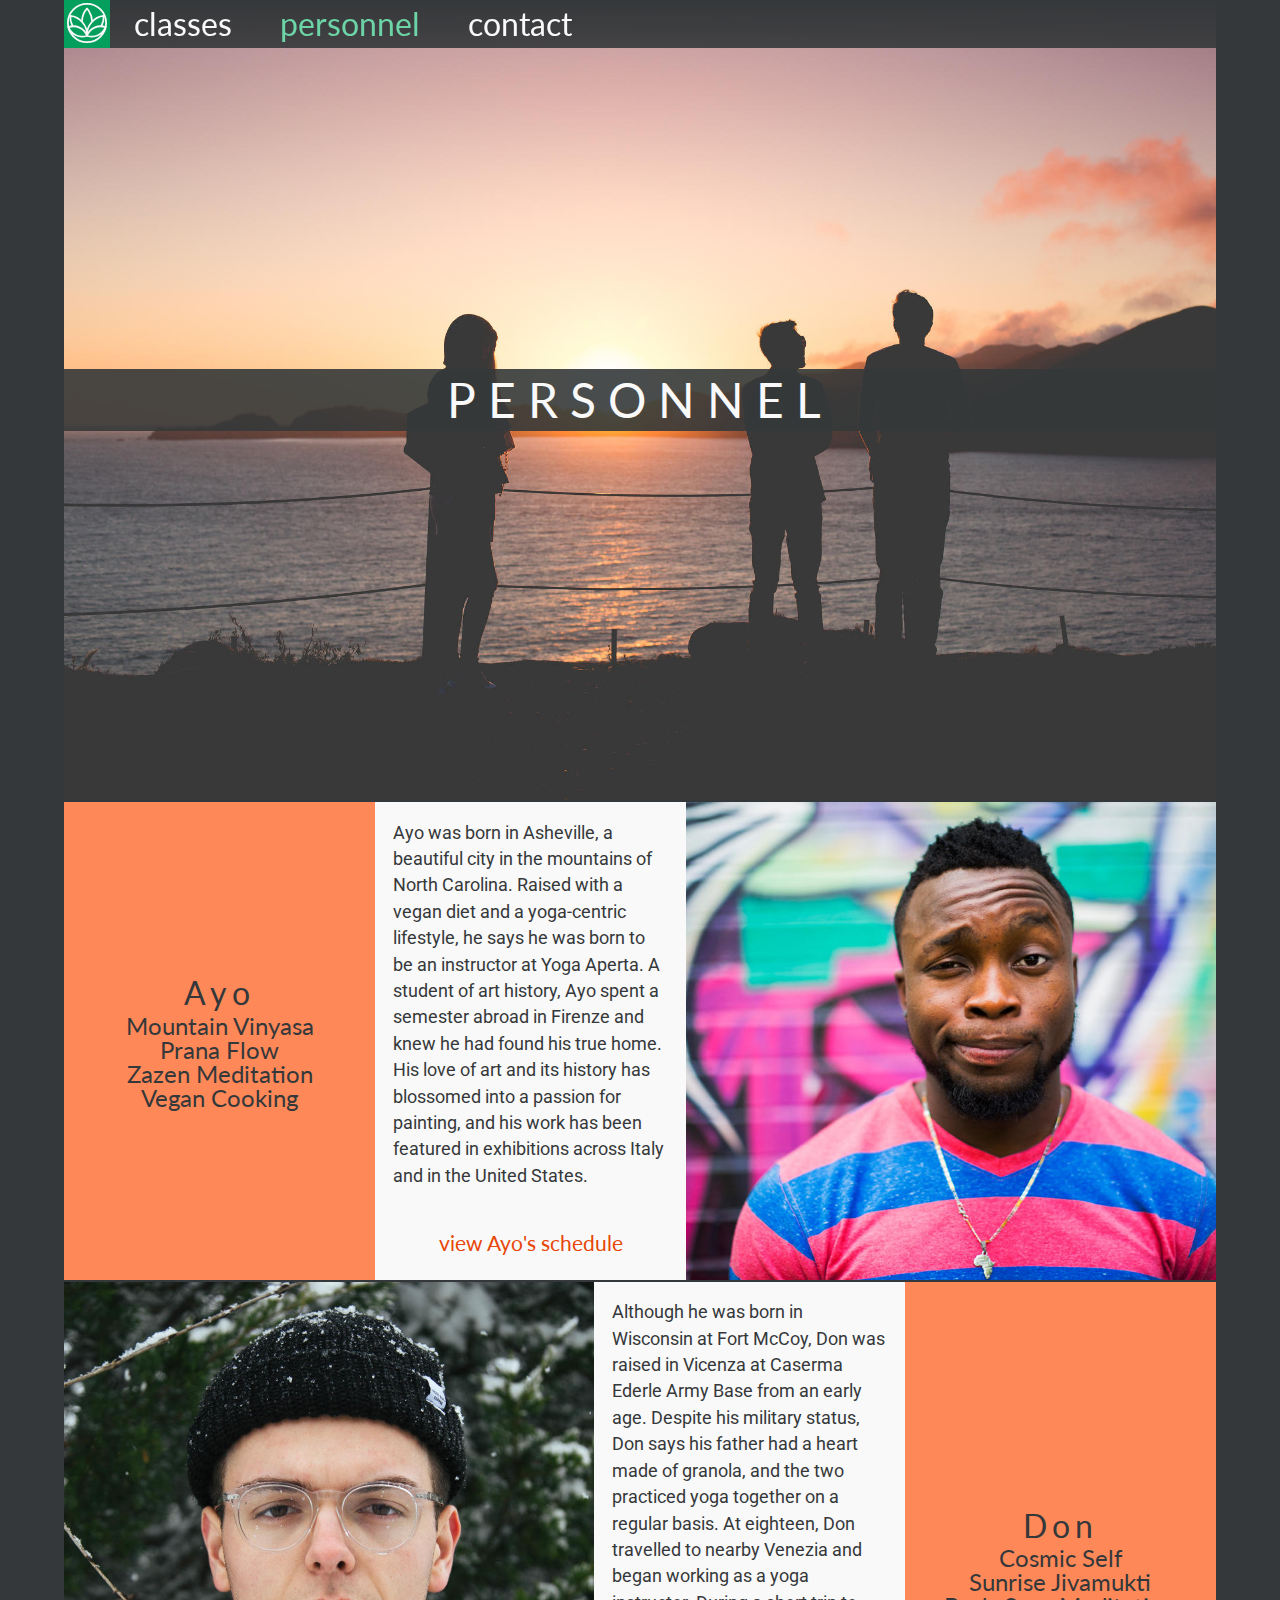
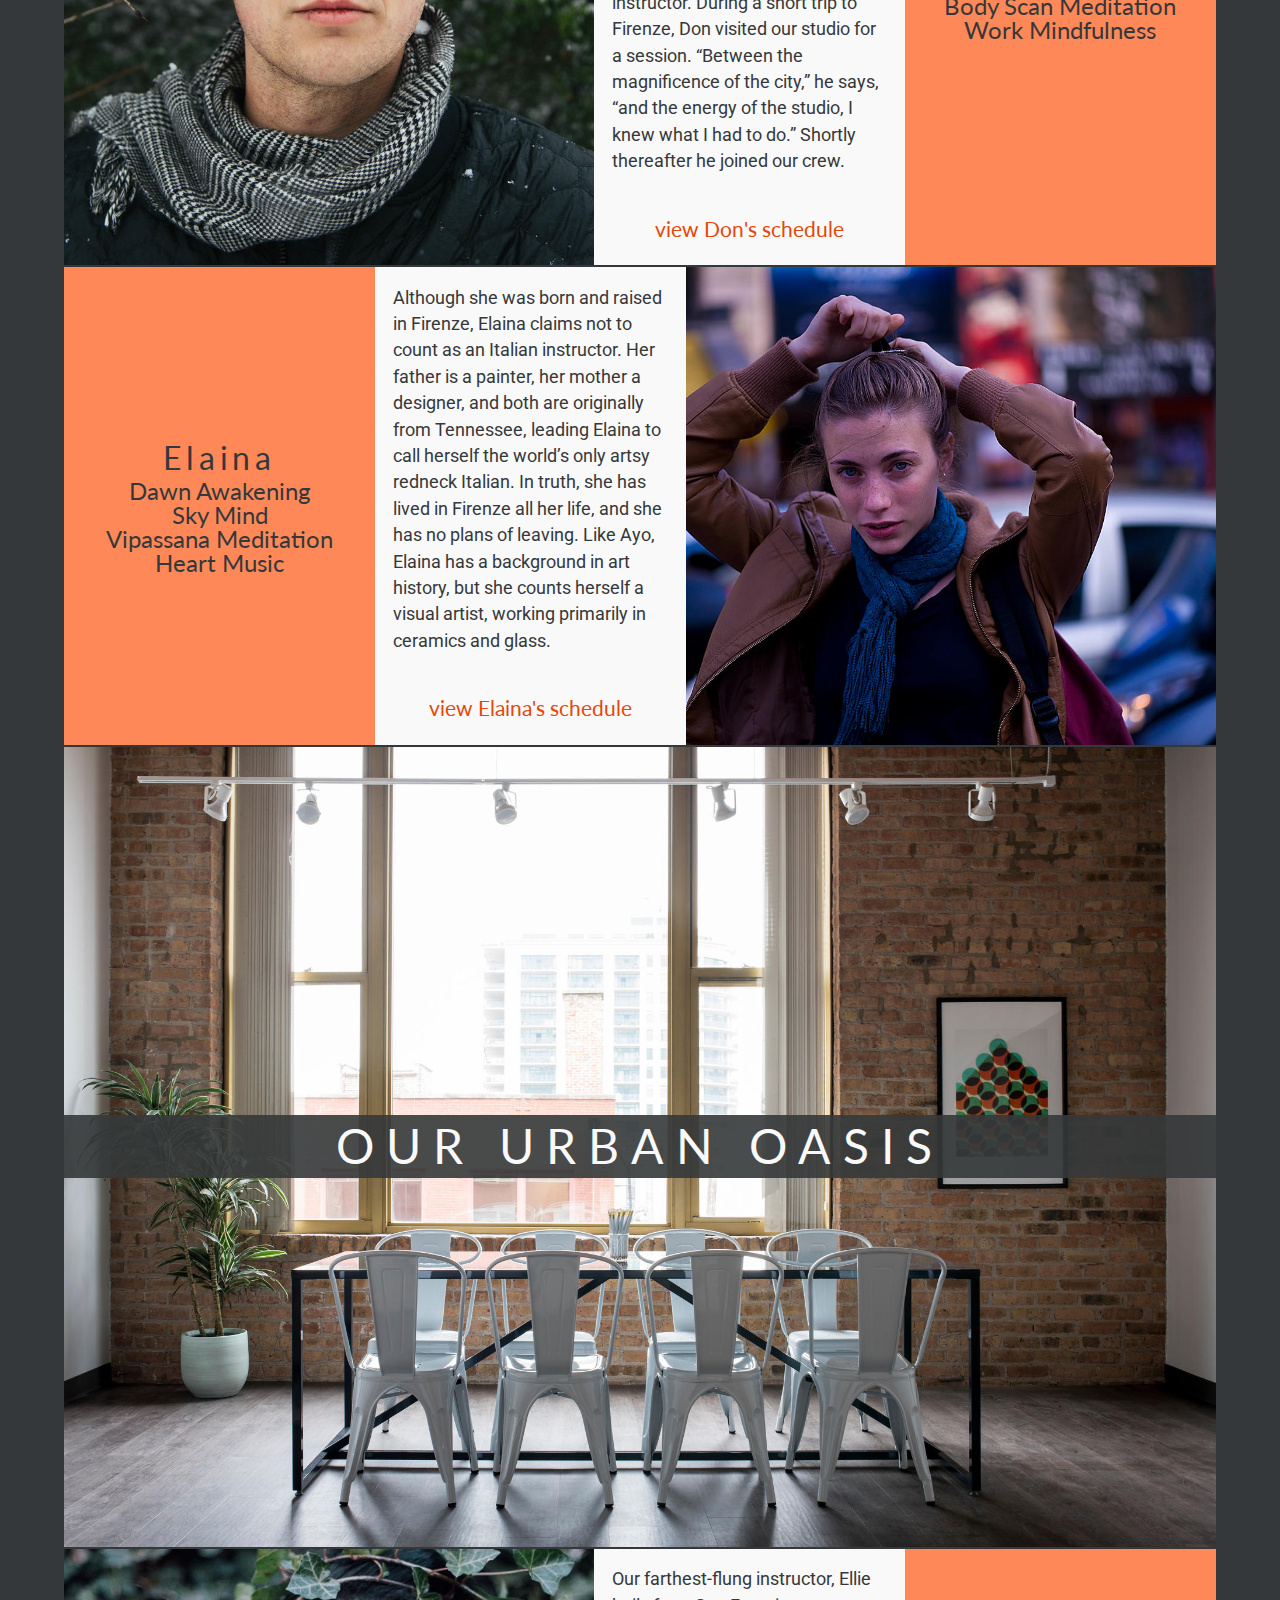
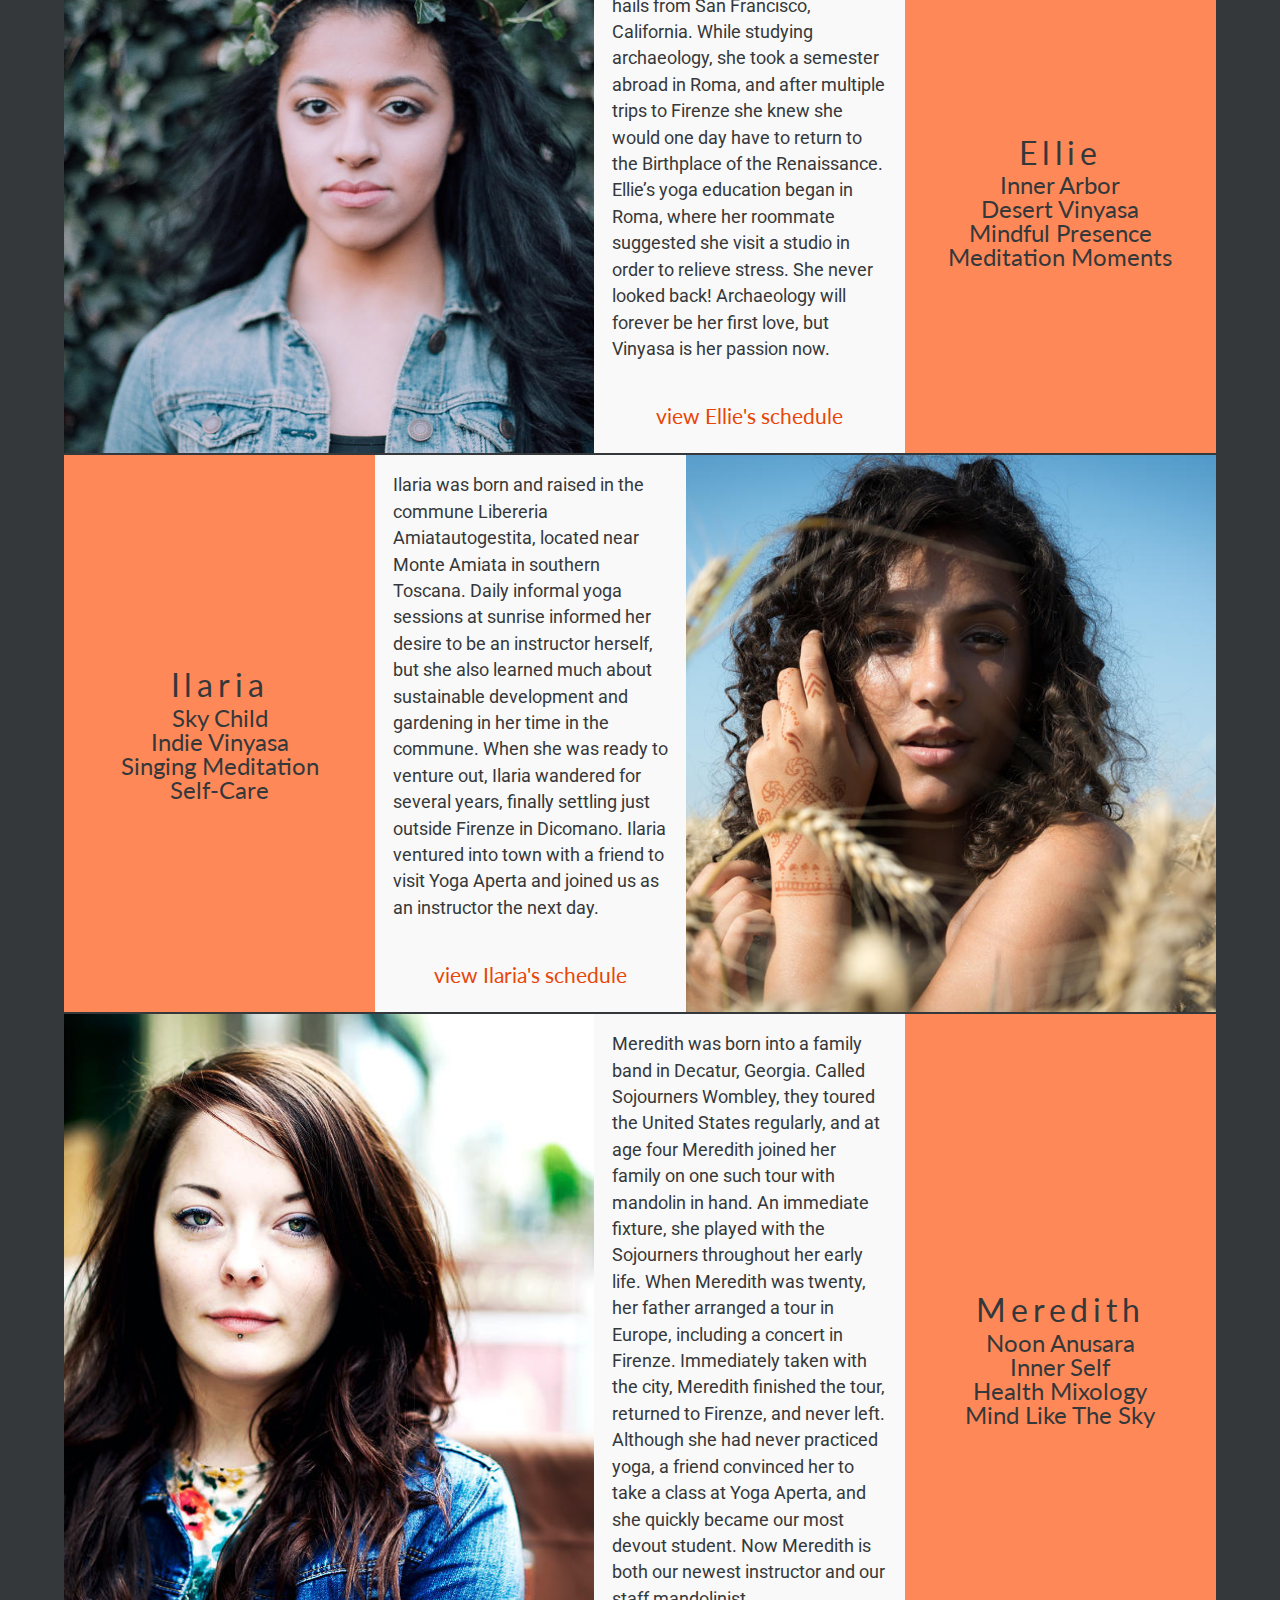
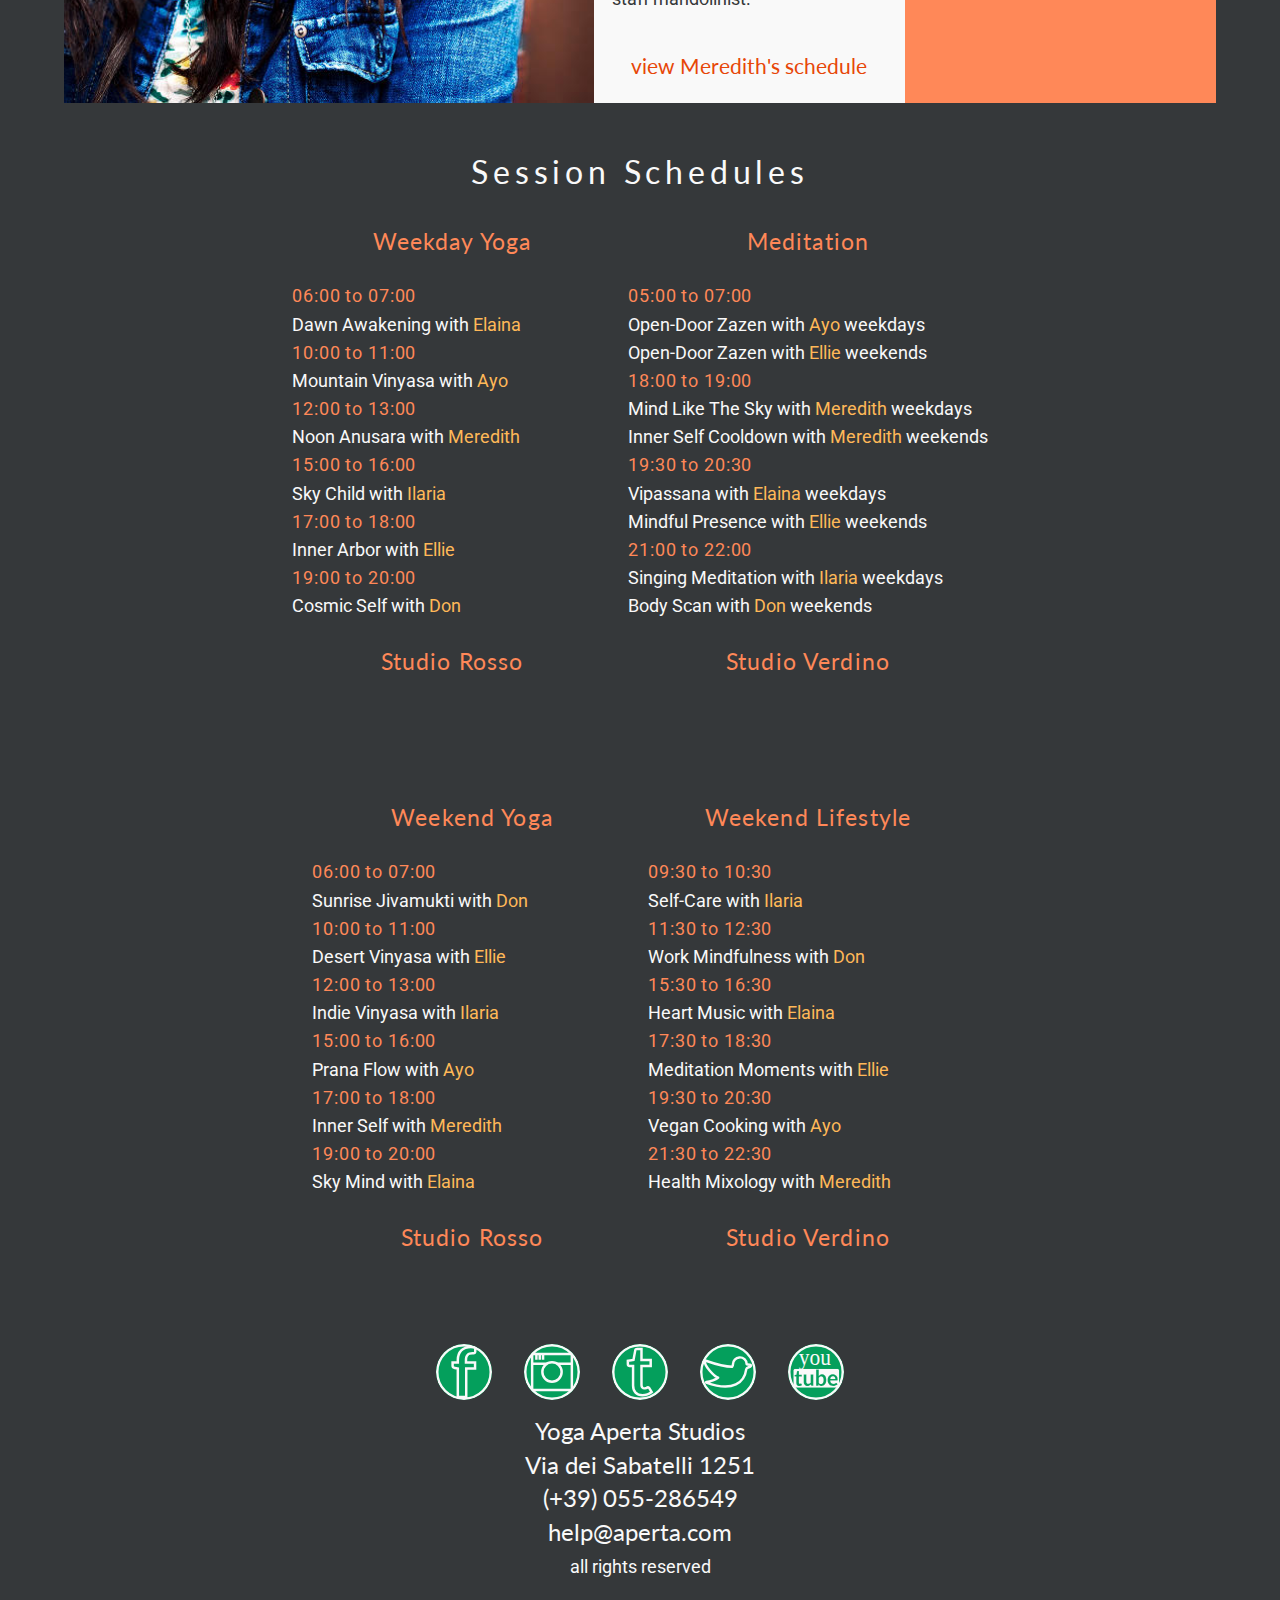
<file: assets/sites/yoga/personnel.html>
<!DOCTYPE html>
<html lang='en'>
  <head>
    <meta charset='utf-8'>
    <title>Yoga Aperta | Classes</title>
    <link rel='stylesheet' href='reset.css'>
    <link rel='stylesheet' href='styles.css'>
    <link href='https://fonts.googleapis.com/css?family=Lato:300' rel='stylesheet'>
    <link href='https://fonts.googleapis.com/css?family=Roboto:300' rel='stylesheet'>
  </head>
  <body>
    <div>
      <ul id='topnav'>
        <li><a href='classes.html' id='title'><img src='img/apertalogo.svg' alt='Yoga Aperta Logo'></a></li>
        <li><a href='classes.html' class='button'>classes</a></li>
        <li><a href='personnel.html' class='button' id='active'>personnel</a></li>
        <li><a href='contact.html' class='button'>contact</a></li>
      </ul>
    </div>
    <div class='splash' id='splashsunset'>
      <div class='flavor'>
        <h1>PERSONNEL</h1>
      </div>
      <a id='ayo'></a>
    </div>
    <div class='grid'>
      <div class='content tilepop'>
        <h2>Ayo</h2>
        <h3>Mountain Vinyasa</h3>
        <h3>Prana Flow</h3>
        <h3>Zazen Meditation</h3>
        <h3>Vegan Cooking</h3>
      </div>
      <div class='content tiletext'>
        <p>Ayo was born in Asheville, a beautiful city in the mountains of North
           Carolina. Raised with a vegan diet and a yoga-centric lifestyle, he
           says he was born to be an instructor at Yoga Aperta. A student of art
           history, Ayo spent a semester abroad in Firenze and knew he had found
           his true home. His love of art and its history has blossomed into a
           passion for painting, and his work has been featured in exhibitions
           across Italy and in the United States.</p>
        <p class='anchorlink'><a href='#classtimes'>view Ayo's schedule</a></p>
      </div>
      <div class='content tileimg' id='imgayo'>
        <div class='portraittext'>
          <h2>Ayo</h2>
        </div>
      </div>
      <a id='don'></a>
      <div class='content tileimg' id='imgdon'>
        <div class='portraittext'>
          <h2>Don</h2>
        </div>
      </div>
      <div class='content tiletext'>
        <p>Although he was born in Wisconsin at Fort McCoy, Don was raised in
          Vicenza at Caserma Ederle Army Base from an early age. Despite his
          military status, Don says his father had a heart made of granola, and
          the two practiced yoga together on a regular basis. At eighteen, Don
          travelled to nearby Venezia and began working as a yoga instructor.
          During a short trip to Firenze, Don visited our studio for a session.
          “Between the magnificence of the city,” he says, “and the energy of
          the studio, I knew what I had to do.” Shortly thereafter he joined our
          crew.</p>
        <p class='anchorlink'><a href='#classtimes'>view Don's schedule</a></p>
      </div>
      <div class='content tilepop'>
        <h2>Don</h2>
        <h3>Cosmic Self</h3>
        <h3>Sunrise Jivamukti</h3>
        <h3>Body Scan Meditation</h3>
        <h3>Work Mindfulness</h3>
      </div>
      <a id='elaina'></a>
      <div class='content tilepop'>
        <h2>Elaina</h2>
        <h3>Dawn Awakening</h3>
        <h3>Sky Mind</h3>
        <h3>Vipassana Meditation</h3>
        <h3>Heart Music</h3>
      </div>
      <div class='content tiletext'>
        <p>Although she was born and raised in Firenze, Elaina claims not to
           count as an Italian instructor. Her father is a painter, her mother a
           designer, and both are originally from Tennessee, leading Elaina to
           call herself the world’s only artsy redneck Italian. In truth, she
           has lived in Firenze all her life, and she has no plans of leaving.
           Like Ayo, Elaina has a background in art history, but she counts
           herself a visual artist, working primarily in ceramics and glass.</p>
        <p class='anchorlink'><a href='#classtimes'>view Elaina's schedule</a></p>
      </div>
      <div class='content tileimg' id='imgelaina'>
        <div class='portraittext'>
          <h2>Elaina</h2>
        </div>
      </div>
    </div>
    <div class='splash' id='splashoffice'>
      <div class='flavor'>
        <h1>OUR URBAN OASIS</h1>
      </div>
      <a id='ellie'></a>
    </div>
    <div class='grid'>
      <div class='content tileimg' id='imgellie'>
        <div class='portraittext'>
          <h2>Ellie</h2>
        </div>
      </div>
      <div class='content tiletext'>
        <p>Our farthest-flung instructor, Ellie hails from San Francisco,
           California. While studying archaeology, she took a semester abroad in
           Roma, and after multiple trips to Firenze she knew she would one day
           have to return to the Birthplace of the Renaissance. Ellie’s yoga
           education began in Roma, where her roommate suggested she visit a
           studio in order to relieve stress. She never looked back! Archaeology
           will forever be her first love, but Vinyasa is her passion now.</p>
        <p class='anchorlink'><a href='#classtimes'>view Ellie's schedule</a></p>
      </div>
      <div class='content tilepop'>
        <h2>Ellie</h2>
        <h3>Inner Arbor</h3>
        <h3>Desert Vinyasa</h3>
        <h3>Mindful Presence</h3>
        <h3>Meditation Moments</h3>
      </div>
      <a id='ilaria'></a>
      <div class='content tilepop'>
        <h2>Ilaria</h2>
        <h3>Sky Child</h3>
        <h3>Indie Vinyasa</h3>
        <h3>Singing Meditation</h3>
        <h3>Self-Care</h3>
      </div>
      <div class='content tiletext'>
        <p>Ilaria was born and raised in the commune Libereria Amiatautogestita,
          located near Monte Amiata in southern Toscana. Daily informal yoga
          sessions at sunrise informed her desire to be an instructor herself,
          but she also learned much about sustainable development and gardening
          in her time in the commune. When she was ready to venture out, Ilaria
          wandered for several years, finally settling just outside Firenze in
          Dicomano. Ilaria ventured into town with a friend to visit Yoga Aperta
          and joined us as an instructor the next day.</p>
        <p class='anchorlink'><a href='#classtimes'>view Ilaria's schedule</a></p>
      </div>
      <div class='content tileimg' id='imgilaria'>
        <div class='portraittext'>
          <h2>Ilaria</h2>
        </div>
      </div>
      <a id='meredith'></a>
      <div class='content tileimg' id='imgmeredith'>
        <div class='portraittext'>
          <h2>Meredith</h2>
        </div>
      </div>
      <div class='content tiletext'>
        <p>Meredith was born into a family band in Decatur, Georgia. Called
           Sojourners Wombley, they toured the United States regularly, and at
           age four Meredith joined her family on one such tour with mandolin in
           hand. An immediate fixture, she played with the Sojourners throughout
           her early life. When Meredith was twenty, her father arranged a tour
           in Europe, including a concert in Firenze. Immediately taken with the
           city, Meredith finished the tour, returned to Firenze, and never left.
           Although she had never practiced yoga, a friend convinced her to take
           a class at Yoga Aperta, and she quickly became our most devout student.
           Now Meredith is both our newest instructor and our staff mandolinist.</p>
        <p class='anchorlink'><a href='#classtimes'>view Meredith's schedule</a></p>
      </div>
      <div class='content tilepop'>
        <h2>Meredith</h2>
        <h3>Noon Anusara</h3>
        <h3>Inner Self</h3>
        <h3>Health Mixology</h3>
        <h3>Mind Like The Sky</h3>
      </div>
    </div>
    <div id='footer'>
      <a id='classtimes'></a>
      <h2>Session Schedules</h2>
      <div class='grid'>
        <div class='classlist'>
          <ol>
            <li class='listcategory'>Weekday Yoga</li>
            <li class='listtime'>06:00 to 07:00</li>
            <li>Dawn Awakening with <a href='personnel.html#elaina'>Elaina</a></li>
            <li class='listtime'>10:00 to 11:00</li>
            <li>Mountain Vinyasa with <a href='personnel.html#ayo'>Ayo</a></li>
            <li class='listtime'>12:00 to 13:00</li>
            <li>Noon Anusara with <a href='personnel.html#ilaria'>Meredith</a></li>
            <li class='listtime'>15:00 to 16:00</li>
            <li>Sky Child with <a href='personnel.html#ilaria'>Ilaria</a></li>
            <li class='listtime'>17:00 to 18:00</li>
            <li>Inner Arbor with <a href='personnel.html#ellie'>Ellie</a></li>
            <li class='listtime'>19:00 to 20:00</li>
            <li>Cosmic Self with <a href='personnel.html#don'>Don</a></li>
            <li class='listcategory'>Studio Rosso</li>
          </ol>
        </div>
        <div class='classlist'>
          <ol>
            <li class='listcategory'>Meditation</li>
            <li class='listtime'>05:00 to 07:00</li>
            <li>Open-Door Zazen with <a href='personnel.html#ayo'>Ayo</a> weekdays</li>
            <li>Open-Door Zazen with <a href='personnel.html#ellie'>Ellie</a> weekends</li>
            <li class='listtime'>18:00 to 19:00</li>
            <li>Mind Like The Sky with <a href='personnel.html#meredith'>Meredith</a> weekdays</li>
            <li>Inner Self Cooldown with <a href='personnel.html#meredith'>Meredith</a> weekends</li>
            <li class='listtime'>19:30 to 20:30</li>
            <li>Vipassana with <a href='personnel.html#elaina'>Elaina</a> weekdays</li>
            <li>Mindful Presence with <a href='personnel.html#ellie'>Ellie</a> weekends</li>
            <li class='listtime'>21:00 to 22:00</li>
            <li>Singing Meditation with <a href='personnel.html#ilaria'>Ilaria</a> weekdays</li>
            <li>Body Scan with <a href='personnel.html#don'>Don</a> weekends</li>
            <li class='listcategory'>Studio Verdino</li>
          </ol>
        </div>
        <div class='classlist'>
          <ol>
            <li class='listcategory'>Weekend Yoga</li>
            <li class='listtime'>06:00 to 07:00</li>
            <li>Sunrise Jivamukti with <a href='personnel.html#don'>Don</a></li>
            <li class='listtime'>10:00 to 11:00</li>
            <li>Desert Vinyasa with <a href='personnel.html#ellie'>Ellie</a></li>
            <li class='listtime'>12:00 to 13:00</li>
            <li>Indie Vinyasa with <a href='personnel.html#ilaria'>Ilaria</a></li>
            <li class='listtime'>15:00 to 16:00</li>
            <li>Prana Flow with <a href='personnel.html#ayo'>Ayo</a></li>
            <li class='listtime'>17:00 to 18:00</li>
            <li>Inner Self with <a href='personnel.html#ilaria'>Meredith</a></li>
            <li class='listtime'>19:00 to 20:00</li>
            <li>Sky Mind with <a href='personnel.html#elaina'>Elaina</a></li>
            <li class='listcategory'>Studio Rosso</li>
          </ol>
        </div>
        <div class='classlist'>
          <ol>
            <li class='listcategory'>Weekend Lifestyle</li>
            <li class='listtime'>09:30 to 10:30</li>
            <li>Self-Care with <a href='personnel.html#ilaria'>Ilaria</a></li>
            <li class='listtime'>11:30 to 12:30</li>
            <li>Work Mindfulness with <a href='personnel.html#don'>Don</a></li>
            <li class='listtime'>15:30 to 16:30</li>
            <li>Heart Music with <a href='personnel.html#elaina'>Elaina</a></li>
            <li class='listtime'>17:30 to 18:30</li>
            <li>Meditation Moments with <a href='personnel.html#ellie'>Ellie</a></li>
            <li class='listtime'>19:30 to 20:30</li>
            <li>Vegan Cooking with <a href='personnel.html#ayo'>Ayo</a></li>
            <li class='listtime'>21:30 to 22:30</li>
            <li>Health Mixology with <a href='personnel.html#ilaria'>Meredith</a></li>
            <li class='listcategory'>Studio Verdino</li>
          </ol>
        </div>
      </div>
      <div id='socialbar'>
        <a id='placeholder'></a>
        <ul>
          <li>
            <a href='#placeholder' class='socialbutton'>
              <img src='img/apertafacebook.svg' alt='Facebook Button'>
            </a>
          </li>
          <li>
            <a href='#placeholder' class='socialbutton'>
              <img src='img/apertainstagram.svg' alt='Instagram Button'>
            </a>
          </li>
          <li>
            <a href='#placeholder' class='socialbutton'>
              <img src='img/apertatumblr.svg' alt='Tumblr Button'>
            </a>
          </li>
          <li>
            <a href='#placeholder' class='socialbutton'>
              <img src='img/apertatwitter.svg' alt='Twitter Button'>
            </a>
          </li>
          <li>
            <a href='#placeholder' class='socialbutton'>
              <img src='img/apertayoutube.svg' alt='YouTube Button'>
            </a>
          </li>
        </ul>
      </div>
      <h3>Yoga Aperta Studios</h3>
      <h3>Via dei Sabatelli 1251</h3>
      <h3>(+39) 055-286549</h3>
      <h3>help@aperta.com</h3>
      <p>all rights reserved</p>
    </div>
  </body>
</html>
</file>
<file: assets/sites/oldfolio/styles.css>
/**** GENERAL ****/

h1, h2, h3, li, .nav-dropdown-content {
  font-family: 'Playfair Display', serif;
}

h1 {
  font-size: 2.2em;
  line-height: 1.1em;
}

h2 {
  font-size: 1.8em;
}

h3, li {
  font-size: 1.4em;
}

p {
  font-family: 'Cormorant Garamond', serif;
  font-size: 1.4em;
  line-height: 1.1em;
}

/**** NAVIGATION ****/

.nav ul {
  top: 0;
  width: 100%;
  height: 3em;
  display: flex;
  justify-content: space-between;
  align-items: center;
}

.nav-nameplate {
    margin-left: 1em;
}

.nav-page-title {
  margin: 0 auto;
}

.nav-dropdown {
  position: relative;
  display: inline-block;
  margin-right: 1em;
}

.nav-dropdown-content {
  display: none;
  position: absolute;
  min-width: 100%;
  z-index: 1;
}

.nav-dropdown-content a {
  display: block;
  text-decoration: none;
  text-align: right;
  color: black;
  padding-top: .75em;
}

.nav-dropdown:hover .nav-dropdown-content {
  display: block;
}

/**** HERO IMAGES ****/

.hero-image, .hero-image-small {
  background: url('img/whitestairs.jpg');
  background-size: cover;
  background-attachment: fixed;
}

.hero-image {
  height: 40em;
  padding-bottom: 3em;
  display: flex;
  flex-direction: column;
  justify-content: flex-end;
}

.hero-image-small {

}


/**** FLAVOR ****/

.flavor-text-box {
  width: 80%;
  margin-left: .5em;
}

.flavor-text-box h1 {
  margin-bottom: .5em;
}

/**** PARAGRAPH BOXES ****/

.paragraph-text-box {
  margin: 0 auto;
  padding: 3em 15em;
  background-color: #dbdbd9; /* Gray Lady */
}

.paragraph-text-box h2 {
  text-align: center;
}

.paragraph-text-box p {
  padding-top: 1.5em;
}


/**** GENERAL GRIDS ****/

.flex-grid {
  padding-top: 1em;
  display: flex;
  flex-wrap: wrap;
  background-color: #dbdbd9; /* Gray Lady */
}

.col {
  flex-direction: column;
  justify-content: space-between;
  align-items: center;
  margin: 0 auto;
  width: 25em;
}


/**** HOME GRID ****/

.project-tile {
  margin: 2em auto 6em;
  display: flex;
  flex-direction: column;
  justify-content: space-between;
  align-items: center;
}

.preview-window {
  margin-bottom: 3em;
  width: 25em;
  height: 25em;
  border: 1px solid gray;
  background: url('img/division.jpg');
  background-size: cover;
}

.button {
  border: 1px solid gray;
  padding: .5em 1em;
  text-decoration: none;
  color: gray;
}


/**** MEDIA QUERIES ****/

  /**** BREAKPOINT 1 ****/
  @media (min-width: 600px) {
    .flavor-text-box {
      width: 50%;
    }
  }

  /**** BREAKPOINT 2 ****/
  @media (min-width: 800px) {
    .flavor-text-box {
      width: 33%;
      justify-content: flex-end;
    }
  }
</file>
<file: assets/sites/pronto/styles.css>
/**** General ****/

body {
  font-size: 16px;
}

h1 {
  font-family: 'Lobster', cursive;
  font-size: 3em;
}

p {
  font-family: 'Raleway', sans-serif;
  font-size: 1.15em;
  line-height: 1.1em;
  color: #474e52;
}

.background {
  background-position: cover;
}

#bgsplash {
  background-image: url('img/biciclettemed.jpg');
}

#bgabout {
  background-image: url('img/lamappamed.jpg');
}

#bgfood {
  background-image: url('img/lingredientemed.jpg');
}

#bgseats {
  background-image: url('img/armchairmed.jpg');
}

/**** Navigation ****/

#topnav {
  width: 90%;
  max-width: 30em;
  margin: .5em auto auto .5em;
}

#navbar {
  width: 100%;
  display: flex;
  align-content: space-between;
}

#navbar li {
  width: 30%;
}

/**** Content ****/

#boxwrapper {
  width: 100%;
  margin-top: 3em;
  display: flex;
  align-content: space-around;
  align-items: flex-start;
  flex-wrap: wrap;
}

.content {
  width: 25%;
  min-width: 20em;
  margin: 2em auto;
  border-radius: 10px;
  background-color: #FBF2EA; /* COLOR NAME */
}

.content h1 {
  text-align: center;
  padding: 0.3em;
}

.content .line {
  display: block;
  margin: 0 auto;
  width: 15em;
}

.content p {
  padding: .75em;
}

.image {
  width: 24em;
  height: 25em;
  background-position: center;
  background-repeat: no-repeat;
  background-size: cover;
  background-attachment: scroll;
}


/**** Page Content: Splash ****/

  .contentsplash {
    border: 3px solid #781404; /* COLOR NAME */
    box-shadow: -5px 5px #781404, /* COLOR NAME */
                -2.5px 2.5px #781404; /* COLOR NAME */
    width: 50%;
  }

  .contentsplash h1 {
    color: #9E2D1B; /* COLOR NAME */
  }


/**** Page Content: About ****/

  .contentabout {
    border: 3px solid #DD9D5B; /* COLOR NAME */
    box-shadow: -5px 5px #DD9D5B, /* COLOR NAME */
                -2.5px 2.5px #DD9D5B; /* COLOR NAME */
  }

  .contentabout h1 {
    color: #C07B35; /* COLOR NAME */
  }

  #imageowners {
    background-image: url('img/couplesmall.jpg');
  }


/**** Page Content: Food ****/

  .contentfood {
    border: 3px solid #DD6D5B; /* COLOR NAME */
    box-shadow: -5px 5px #DD6D5B, /* COLOR NAME */
                -2.5px 2.5px #DD6D5B; /* COLOR NAME */
  }

  .contentfood h1 {
    color: #C04835; /* COLOR NAME */
  }

  #herbssmall {
    background-image: url('img/herbssmall.jpg');
  }

  #skilletsmall {
    background-image: url('img/skilletsmall.jpg');
  }

  #dessertspreadsmall {
    background-image: url('img/dessertspreadsmall.jpg');
  }

  #miseenplacesmall {
    background-image: url('img/miseenplacesmall.jpg');
  }

  #cakesaucesmall {
    background-image: url('img/cakesaucesmall.jpg');
    background-position: right;
  }

/**** Page Content: Seats ****/

  .contentseats {
    width: 50%;
    border: 3px solid #BA4C7E; /* COLOR NAME */
    box-shadow: -5px 5px #BA4C7E, /* COLOR NAME */
                -2.5px 2.5px #BA4C7E; /* COLOR NAME */
    text-align: center;
  }

  .contentseats h1 {
    color: #A12C62; /* COLOR NAME */
  }

  form {
    margin: .5em 1em 1em 1em;
  }

  .formitem {
    padding: .5em 0;
  }

  input {
    width: 90%;
    margin: 0 5%;
    border: none;
    border-bottom: 1px solid #474e52; /* COLOR NAME */
    background: #FBF2EA; /* COLOR NAME */
    outline: none;
    font-family: 'Raleway', sans-serif;
    font-size: 1.2em;
  }

  label {
    font-family: 'Lobster', cursive;
    font-size: 1.5em;
    margin-right: .5em;
    color: #3b4144;
  }

  button {
    display: block;
    margin: 1.25em auto 0;
    padding: .25em;
    border: none;
    border-radius: 7px;
    background: #BA4C7E; /* COLOR NAME */
  }

  button a {
    text-decoration: none;
    font-family: 'Lobster', cursive;
    font-size: 2.25em;
    color: #FBF2EA; /* COLOR NAME */
  }
</file>
<file: assets/sites/yoga/styles.css>
/**** GENERAL ****/

body {
  background-color: rgb(53, 56, 58); /* Cosmo */
  font-size: 16px;
}

h1, h2, h3, .anchorlink, .listcategory, .button, #topnav, #title {
  font-family: 'Lato', sans-serif;
  color: rgb(249, 249, 249); /* Tabula */
}

h1, h2 {
  line-height: 1.3em;
}

h1 {
  font-size: 3em;
  letter-spacing: .25em;
}

h2 {
  font-size: 2em;
  letter-spacing: .15em;
}

h3 {
  font-size: 1.5em;
}

p, ol {
  font-family: 'Roboto', sans-serif;
  font-size: 1.1em;
  line-height: 1.5em;
}


/**** TOPNAV ****/

#topnav {
  position: fixed;
  z-index: 2;
  top: 0;
  width: 100%;
  background: linear-gradient(rgba(53, 56, 58, 1),
                              rgba(53, 56, 58, 0.9)); /* Cosmo */
  display: -webkit-flex;
  display: flex;
  -webkit-flex-direction: row;
  flex-direction: row;
  align-items: flex-end;
}

.button, #title {
  display: block;
  -webkit-transition: all .3s ease-in-out;
  -moz-transition: all .3s ease-in-out;
  -o-transition: all .3s ease-in-out;
  -ms-transition: all .3s ease-in-out;
  transition: all .3s ease-in-out;
}

.button {
  padding: 0 .5em .25em;
  font-size: 1.5em;
  text-decoration: none;
}

#title {
  background-color: rgb(4, 159, 92); /* Darker Mare */
}

#title img {
  padding: .2em;
  width: 2em;
  height: 2em;
}

#active {
  color: rgb(108, 212, 167); /* Lightest Mare */
}

.button:hover, #active:hover {
  transform: translate3d(0px, 3px, 0px);
  color: rgb(255, 166, 130); /* Lightest Alba */
}

#title:hover {
  background-color: rgb(255, 166, 130); /* Lightest Alba */
}


/**** SPLASH ****/

.splash {
  width: 100%;
  height: 50em;
  margin: 0 auto;
  background-color: rgb(255, 202, 130); /* Lightest Sole */
  background-size: cover;
  background-position: center;
  display: -webkit-flex;
  display: flex;
  flex-wrap: wrap;
  flex-direction: column;
  justify-content: center;
}

.flavor {
  display: flex;
  flex-direction: column;
  align-items: center;
  text-align: center;
  justify-content: space-around;
  background-color: rgba(53, 56, 58, 0.9); /* Cosmo */
  color: rgb(249, 249, 249); /* Tabula */
}

#splashoutdoor {
  background-image: url("img/classes/outdoor2048.jpg");
}

#splashsunset {
  background-image: url("img/personnel/sunset2048.jpg");
}

#splashoffice {
  border-top: 2px solid rgb(53, 56, 58); /* Cosmo */
  background-image: url("img/personnel/office2048.jpg");
}


/**** CONTENT GRID ****/

.grid {
  width: 100%;
  margin: 0 auto;
  display: -webkit-flex;
  display: flex;
  flex-wrap: wrap;
  flex-direction: row;
  justify-content: center;
}

.content {
  width: 100%;
  border-top: 2px solid rgb(53, 56, 58); /* Cosmo */
  background-color: rgb(249, 249, 249); /* Tabula */
  color: rgb(53, 56, 58); /* Cosmo */
}

.content p {
  padding: 1em;
}

.tilepop, .tiletext {
  display: none;
}

.tilepop {
  display: none;
  background-color: rgb(255, 136, 88); /* Lighter Alba */
  flex-direction: column;
  align-items: center;
  text-align: center;
  justify-content: center;
  -webkit-transition: all .3s ease-in-out;
  -moz-transition: all .3s ease-in-out;
  -o-transition: all .3s ease-in-out;
  -ms-transition: all .3s ease-in-out;
  transition: all .3s ease-in-out;
}

.tilepop h2, .tilepop h3 {
  color: rgb(53, 56, 58); /* Cosmo */
}

.tilepop:hover {
  background-color: rgb(255, 184, 88); /* Lighter Sole */
}

.tileimg {
  display: flex;
  background-size: cover;
  background-position: center;
  background-color: rgb(255, 168, 51); /* Sole */
}

.imgtext {
  margin: 2em;
  background-color: rgba(53, 56, 58, 0.9); /* Cosmo */
  color: rgb(249, 249, 249); /* Tabula */
}

.imgtext h2 {
  padding-top: .5em;
  text-align: center;
}

.portraittext {
  width: 100%;
  margin: 70% auto 10%;
  padding: 1em;
  text-align: center;
  background-color: rgba(53, 56, 58, 0.9); /* Cosmo */
}

.anchorlink {
  text-align: center;
  font-size: 1.3em;
}

.anchorlink a {
  text-decoration: none;
  color: rgb(231, 70, 7); /* Darker Alba */
  padding: .5em;
  -webkit-transition: all .3s ease-in-out;
  -moz-transition: all .3s ease-in-out;
  -o-transition: all .3s ease-in-out;
  -ms-transition: all .3s ease-in-out;
  transition: all .3s ease-in-out;
}

.anchorlink a:hover {
  color: rgb(53, 56, 38); /* Cosmo */
}

.imgtext .anchorlink a {
  color: rgb(255, 136, 88); /* Lighter Alba */
}

.imgtext .anchorlink a:hover {
  color: rgb(231, 70, 7); /* Darker Alba */
}

#imgclass {
  background-image: url('img/classes/class1024.jpg');
}

#imgmeditation {
  background-image: url('img/classes/meditation1024.jpg');
}

#imgmealprep {
  background-image: url('img/classes/mealprep1024.jpg');
}

#imgayo {
  background-image: url('img/personnel/ayo1024.jpg');
}

#imgdon {
  background-image: url('img/personnel/don1024.jpg');
}

#imgelaina {
  background-image: url('img/personnel/elaina1024.jpg');
}

#imgellie {
  background-image: url('img/personnel/ellie1024.jpg');
}

#imgilaria {
  background-image: url('img/personnel/ilaria1024.jpg');
}

#imgmeredith {
  background-image: url('img/personnel/meredith1024.jpg');
}


/**** FOOTER ****/

#footer {
  width: 90%;
  margin: 0 auto 3em;
  padding-top: 3em;
  background-color: rgb(53, 56, 58); /* Cosmo */
  text-align: center;
  color: rgb(249, 249, 249); /* Tabula */
}

#footer h3 {
  padding-bottom: .4em;
}

.classlist {
  height: 35em;
  padding: .5em;
  text-align: left;
  min-width: 20em;
}

.listcategory, .listtime {
  letter-spacing: .05em;
  color: rgb(255, 136, 88); /* Lighter Alba */
}

.listcategory {
  text-align: center;
  padding: 1em;
  font-size: 1.3em;
  line-height: 2em;
}

.classlist li {
  line-height: 1.6em;
}

.classlist a {
  text-decoration: none;
  color: rgb(255, 184, 88); /* Lighter Sole */
  -webkit-transition: all .3s ease-in-out;
  -moz-transition: all .3s ease-in-out;
  -o-transition: all .3s ease-in-out;
  -ms-transition: all .3s ease-in-out;
  transition: all .3s ease-in-out;
}

.classlist a:hover {
  color: rgb(255, 136, 88); /* Lighter Alba */
}

#socialbar ul {
  width: 100%;
  display: -webkit-flex;
  display: flex;
  -webkit-flex-direction: row;
  flex-direction: row;
  justify-content: center;
}

.socialbutton {
  display: block;
  border-radius: 50%;
}

.socialbutton img {
  margin: 0 1em 1em;
  border-radius: 50%;
  background-color: rgb(4, 159, 92); /* Darker Mare */
  width: 2.5em;
  height: 2.5em;
  -webkit-transition: all .3s ease-in-out;
  -moz-transition: all .3s ease-in-out;
  -o-transition: all .3s ease-in-out;
  -ms-transition: all .3s ease-in-out;
  transition: all .3s ease-in-out;
}

.socialbutton img:hover {
  background-color: rgb(255, 136, 88); /* Lightest Alba */
}

/**** CONTACT FORM ****/

#splashhandwritten {
  align-items: center;
  background-image: url('img/contact/handwritten1024.jpg');
}

#flavorcontact {
  width: 95%;
}

#flavorcontact h1 {
  padding-top: 5%;
  font-size: 2.5em;
}

#contactform {
  height: 65%;
  width: 95%;
  display: flex;
  flex-wrap: wrap;
  justify-content: space-around;
  align-items: center;
  background-color: rgba(53, 56, 58, 0.9); /* Cosmo */
}

.formitem {
  padding: .5em;
}

label, button {
  font-family: 'Lato', sans-serif;
  font-size: 1.25em;
  letter-spacing: .1em;
}

label {
  display: block;
  padding-bottom: .25em;
  color: rgb(249, 249, 249); /* Tabula */
}

input, textarea {
  outline: none;
  width: 25em;
  padding: .5em;
  border: 3px solid rgb(105, 110, 117); /* Nuvolo */
  font-family: 'Roboto', sans-serif;
  -webkit-transition: all .3s ease-in-out;
  -moz-transition: all .3s ease-in-out;
  -o-transition: all .3s ease-in-out;
  -ms-transition: all .3s ease-in-out;
  transition: all .3s ease-in-out;
}

input:focus, textarea:focus {
  border: 3px solid rgb(255, 166, 130); /* Lightest Alba */
}

input::-webkit-input-placeholder, textarea::-webkit-input-placeholder {
  font-family: 'Roboto', sans-serif;
  font-size: 1.2em;
  color: rgb(105, 110, 117); /* Nuvolo */
}

::-moz-placeholder { /* Firefox 19+ */
  color: pink;
}
:-ms-input-placeholder { /* IE 10+ */
  color: pink;
}
:-moz-placeholder { /* Firefox 18- */
  color: pink;
}

textarea {
  resize: none;
}

button {
  display: block;
  margin: 0 auto 5%;
  padding: 8px 16px;
  border: none;
  background-color: rgb(4, 159, 92); /* Darker Mare */
  -webkit-transition: all .3s ease-in-out;
  -moz-transition: all .3s ease-in-out;
  -o-transition: all .3s ease-in-out;
  -ms-transition: all .3s ease-in-out;
  transition: all .3s ease-in-out;
}

button a {
  text-decoration: none;
  color: rgb(249, 249, 249); /* Tabula */
}

button:hover {
  background-color: rgb(255, 166, 130); /* Lightest Alba */
}


/**** MEDIA QUERIES ****/

/**** Small: Two-column format ****/

@media (min-width: 42em) {

  .button {
    padding: 0 .75em .25em;
    font-size: 2em;
  }

  #title img {
    width: 2.5em;
    height: 2.5em;
  }

  .content {
    width: 50%;
  }

  .tiletext {
    display: block;
  }

  .imgtext {
    width: 100%;
    margin: auto;
    padding-bottom: 1em;
  }

  .imgtext p {
    display: none;
  }

  .socialbutton img {
    width: 3.5em;
    height: 3.5em;
  }

  .portraittext {
    display: none;
  }

  #flavorcontact, #contactform {
    width: 80%;
    max-width: 40em;
  }

  #flavorcontact h1 {
    font-size: 2.5em;
  }

  #contactform {
    height: 65%;
  }

  .formitem {
    padding: .5em;
  }

  input, textarea {
    width: 35em;
  }
}

/**** Medium: Three-column format and color pop tiles ****/

@media (min-width: 1000px) {

  .grid {
    border-top: none;
  }

  .content {
    width: 30%;
    border-top: 2px solid rgb(53, 56, 58); /* Cosmo */
  }

  .imgtext, .portraittext {
    display: none;
  }

  .tileimg {
    flex-grow: 2;
  }

  .tilepop, .tileimg {
    height: auto;
  }

  .tilepop {
    display: flex;
    flex-grow: 0;
  }

  #footer {
    width: 70%;
  }
}

/**** Large: Fresh images plus sidebars ****/

@media (min-width: 1200px) {

  #topnav {
    width: 90%;
    left: 5%;
  }

  .splash {
    max-width: 90%;
  }

  .grid {
    max-width: 90%;
  }

  .content {
    width: 27%;
    flex-grow: 0;
  }

  .tileimg {
    flex-grow: 1;
  }

  .tilepop {
    flex-grow: 0;
  }

  #footer {
    width: 65%;
  }
}

/**** Extra Large ****/

@media (min-width: 1600px) {
  .content {
    height: 400px;
  }

  #footer {
    width: 100%;
  }
}
</file>
